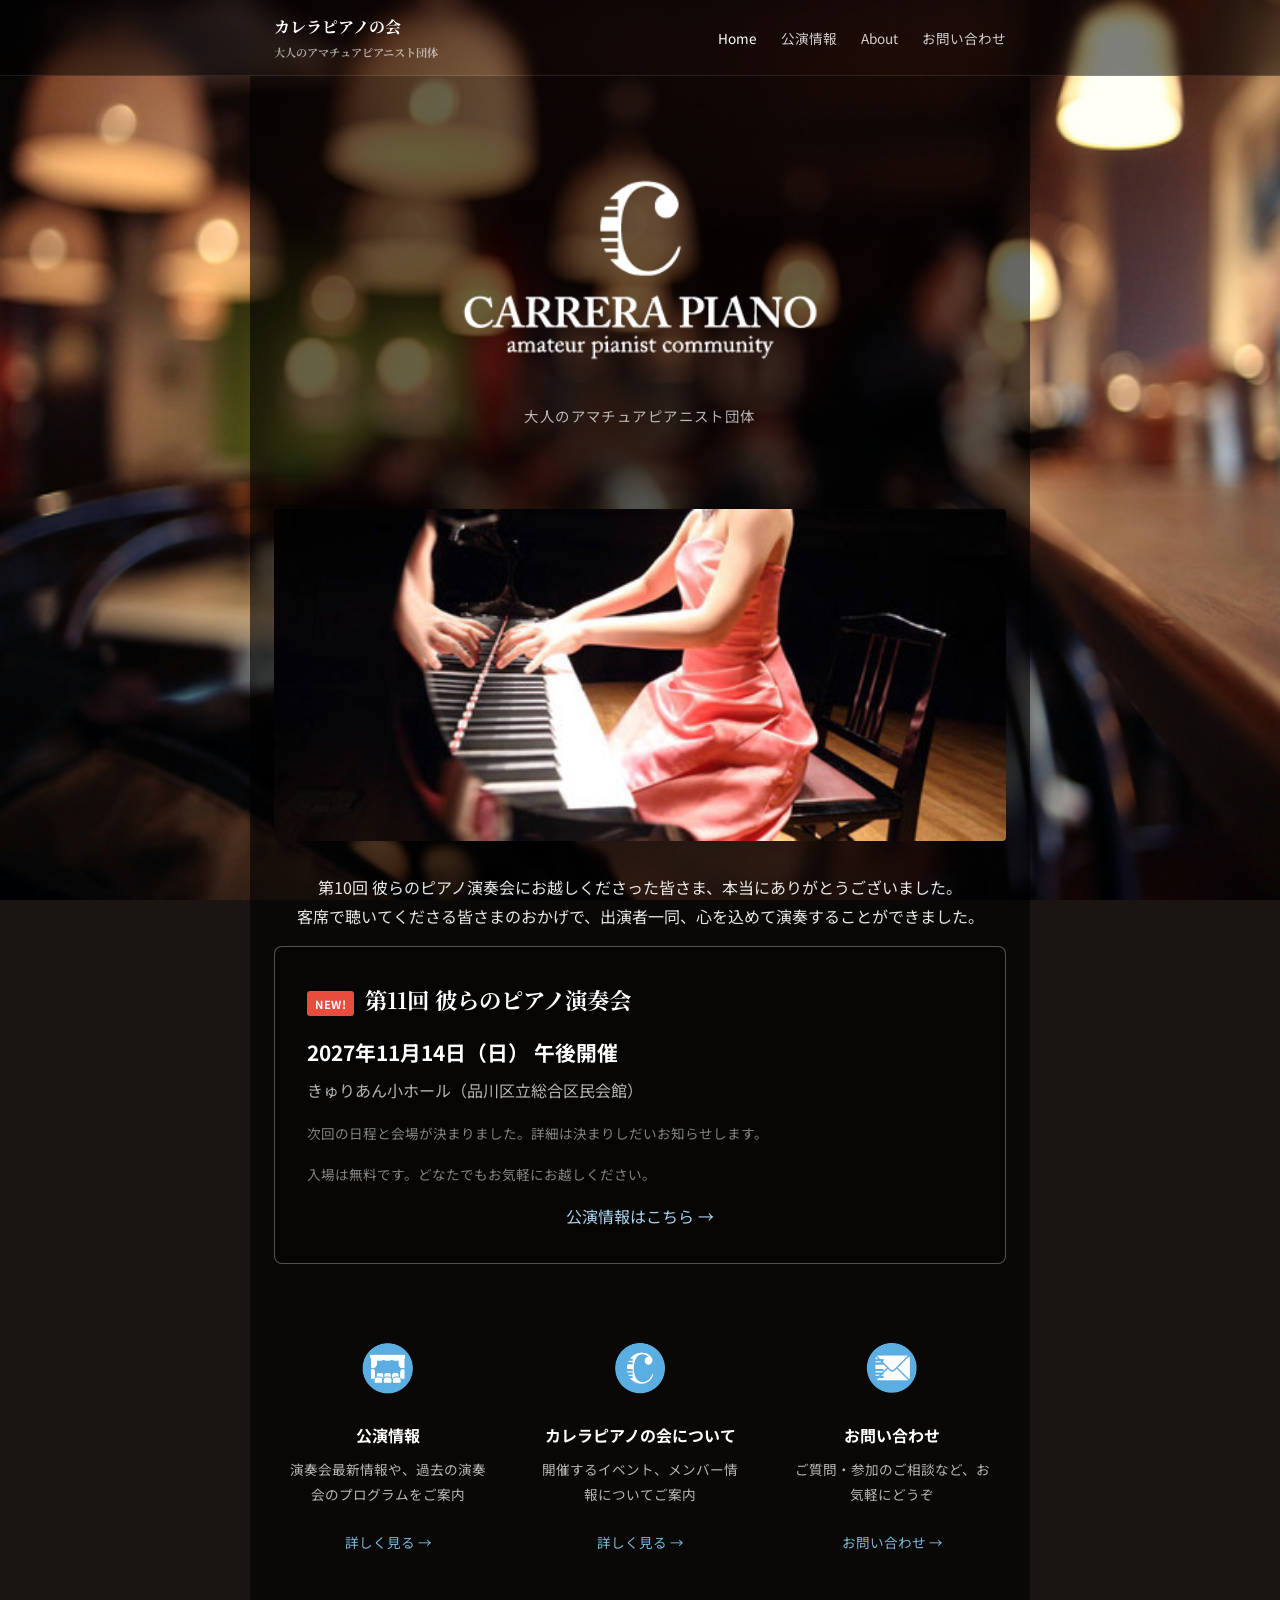
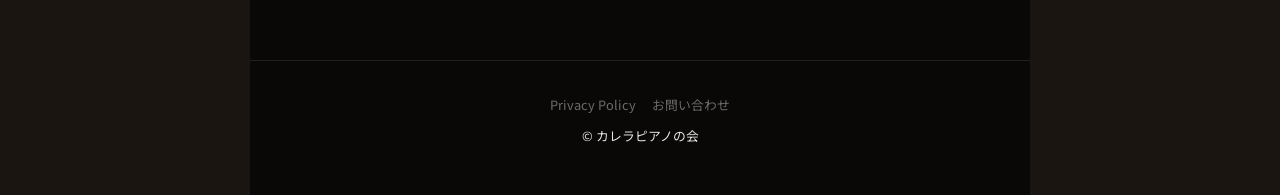
<file: index.html>
<!DOCTYPE html>
<html lang="ja">
<head>
  <meta charset="UTF-8">
  <meta name="viewport" content="width=device-width, initial-scale=1.0">
  <title>カレラピアノの会 - 大人のアマチュアピアニスト団体</title>
  <meta name="description" content="カレラピアノの会は、ピアノを趣味とする社会人が集まるアマチュアピアニスト団体です。年1回の発表会やピアノ交流会を開催しています。">
  <link rel="preconnect" href="https://fonts.googleapis.com">
  <link href="https://fonts.googleapis.com/css2?family=Noto+Sans+JP:wght@400;700&family=Noto+Serif+JP:wght@700&display=swap" rel="stylesheet">
  <link rel="stylesheet" href="css/style.css">
</head>
<body>

<header>
  <div class="header-inner">
    <div class="site-title">
      <a href="index.html">カレラピアノの会</a>
      <span class="site-subtitle">大人のアマチュアピアニスト団体</span>
    </div>
    <nav>
      <ul>
        <li><a href="index.html" class="active">Home</a></li>
        <li><a href="concerts.html">公演情報</a></li>
        <li><a href="about.html">About</a></li>
        <li><a href="contact.html">お問い合わせ</a></li>
      </ul>
    </nav>
  </div>
</header>

<main>
  <div class="hero">
    <img src="img/logo.png" alt="カレラピアノの会" class="logo">
    <p class="subtitle">大人のアマチュアピアニスト団体</p>
  </div>

  <img src="img/bar.jpg" alt="" class="deco-bar">

  <section>
    <p style="text-align:center; margin-bottom:1rem;">第10回 彼らのピアノ演奏会にお越しくださった皆さま、本当にありがとうございました。<br>客席で聴いてくださる皆さまのおかげで、出演者一同、心を込めて演奏することができました。</p>
    <div class="event-box">
      <h2><span class="new-badge">NEW!</span> 第11回 彼らのピアノ演奏会</h2>
      <p class="date">2027年11月14日（日） 午後開催</p>
      <p class="venue">きゅりあん小ホール（品川区立総合区民会館）</p>
      <p class="note">次回の日程と会場が決まりました。詳細は決まりしだいお知らせします。</p>
      <p class="note">入場は無料です。どなたでもお気軽にお越しください。</p>
      <a href="concerts.html" class="card-link">公演情報はこちら →</a>
    </div>
  </section>

  <section>
    <div class="card-grid">
      <div class="card">
        <img src="img/concerts.png" alt="" class="icon">
        <h3>公演情報</h3>
        <p>演奏会最新情報や、過去の演奏会のプログラムをご案内</p>
        <a href="concerts.html" class="card-link">詳しく見る →</a>
      </div>
      <div class="card">
        <img src="img/about.png" alt="" class="icon">
        <h3>カレラピアノの会について</h3>
        <p>開催するイベント、メンバー情報についてご案内</p>
        <a href="about.html" class="card-link">詳しく見る →</a>
      </div>
      <div class="card">
        <img src="img/contact.png" alt="" class="icon">
        <h3>お問い合わせ</h3>
        <p>ご質問・参加のご相談など、お気軽にどうぞ</p>
        <a href="contact.html" class="card-link">お問い合わせ →</a>
      </div>
    </div>
  </section>
</main>

<footer>
  <nav>
    <ul>
      <li><a href="privacy.html">Privacy Policy</a></li>
      <li><a href="contact.html">お問い合わせ</a></li>
    </ul>
  </nav>
  <p>&copy; カレラピアノの会</p>
</footer>

</body>
</html>
</file>
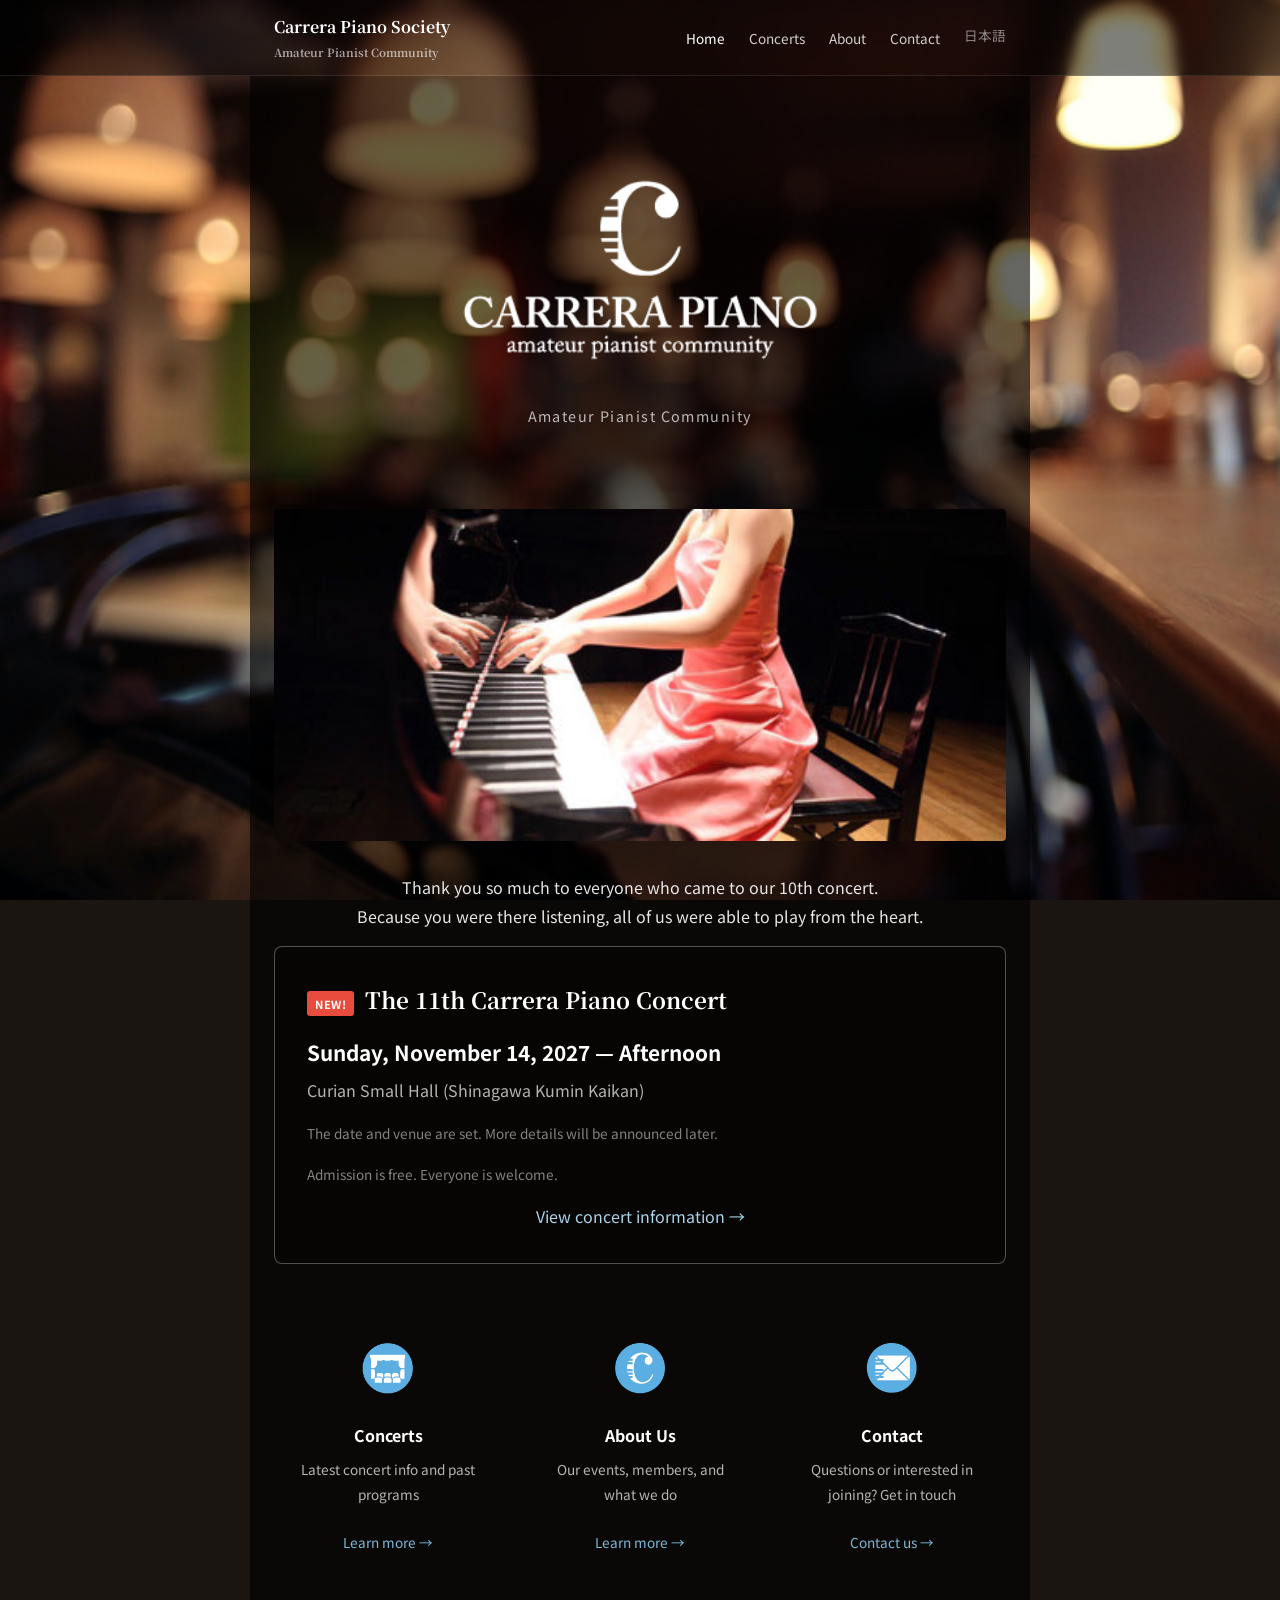
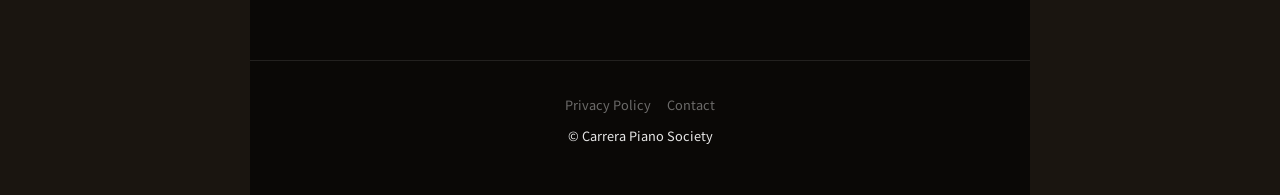
<file: en/index.html>
<!DOCTYPE html>
<html lang="en">
<head>
  <meta charset="UTF-8">
  <meta name="viewport" content="width=device-width, initial-scale=1.0">
  <title>Carrera Piano Society - Amateur Pianist Community</title>
  <meta name="description" content="Carrera Piano Society is a community of adult amateur pianists based in Tokyo. We hold an annual concert and social gatherings.">
  <link rel="preconnect" href="https://fonts.googleapis.com">
  <link href="https://fonts.googleapis.com/css2?family=Noto+Sans+JP:wght@400;700&family=Noto+Serif+JP:wght@700&display=swap" rel="stylesheet">
  <link rel="stylesheet" href="../css/style.css">
</head>
<body>

<header>
  <div class="header-inner">
    <div class="site-title">
      <a href="index.html">Carrera Piano Society</a>
      <span class="site-subtitle">Amateur Pianist Community</span>
    </div>
    <nav>
      <ul>
        <li><a href="index.html" class="active">Home</a></li>
        <li><a href="concerts.html">Concerts</a></li>
        <li><a href="about.html">About</a></li>
        <li><a href="contact.html">Contact</a></li>
        <li class="lang-switch"><a href="../index.html">日本語</a></li>
      </ul>
    </nav>
  </div>
</header>

<main>
  <div class="hero">
    <img src="../img/logo.png" alt="Carrera Piano Society" class="logo">
    <p class="subtitle">Amateur Pianist Community</p>
  </div>

  <img src="../img/bar.jpg" alt="" class="deco-bar">

  <section>
    <p style="text-align:center; margin-bottom:1rem;">Thank you so much to everyone who came to our 10th concert.<br>Because you were there listening, all of us were able to play from the heart.</p>
    <div class="event-box">
      <h2><span class="new-badge">NEW!</span> The 11th Carrera Piano Concert</h2>
      <p class="date">Sunday, November 14, 2027 — Afternoon</p>
      <p class="venue">Curian Small Hall (Shinagawa Kumin Kaikan)</p>
      <p class="note">The date and venue are set. More details will be announced later.</p>
      <p class="note">Admission is free. Everyone is welcome.</p>
      <a href="concerts.html" class="card-link">View concert information →</a>
    </div>
  </section>

  <section>
    <div class="card-grid">
      <div class="card">
        <img src="../img/concerts.png" alt="" class="icon">
        <h3>Concerts</h3>
        <p>Latest concert info and past programs</p>
        <a href="concerts.html" class="card-link">Learn more →</a>
      </div>
      <div class="card">
        <img src="../img/about.png" alt="" class="icon">
        <h3>About Us</h3>
        <p>Our events, members, and what we do</p>
        <a href="about.html" class="card-link">Learn more →</a>
      </div>
      <div class="card">
        <img src="../img/contact.png" alt="" class="icon">
        <h3>Contact</h3>
        <p>Questions or interested in joining? Get in touch</p>
        <a href="contact.html" class="card-link">Contact us →</a>
      </div>
    </div>
  </section>
</main>

<footer>
  <nav>
    <ul>
      <li><a href="../privacy.html">Privacy Policy</a></li>
      <li><a href="contact.html">Contact</a></li>
    </ul>
  </nav>
  <p>&copy; Carrera Piano Society</p>
</footer>

</body>
</html>
</file>
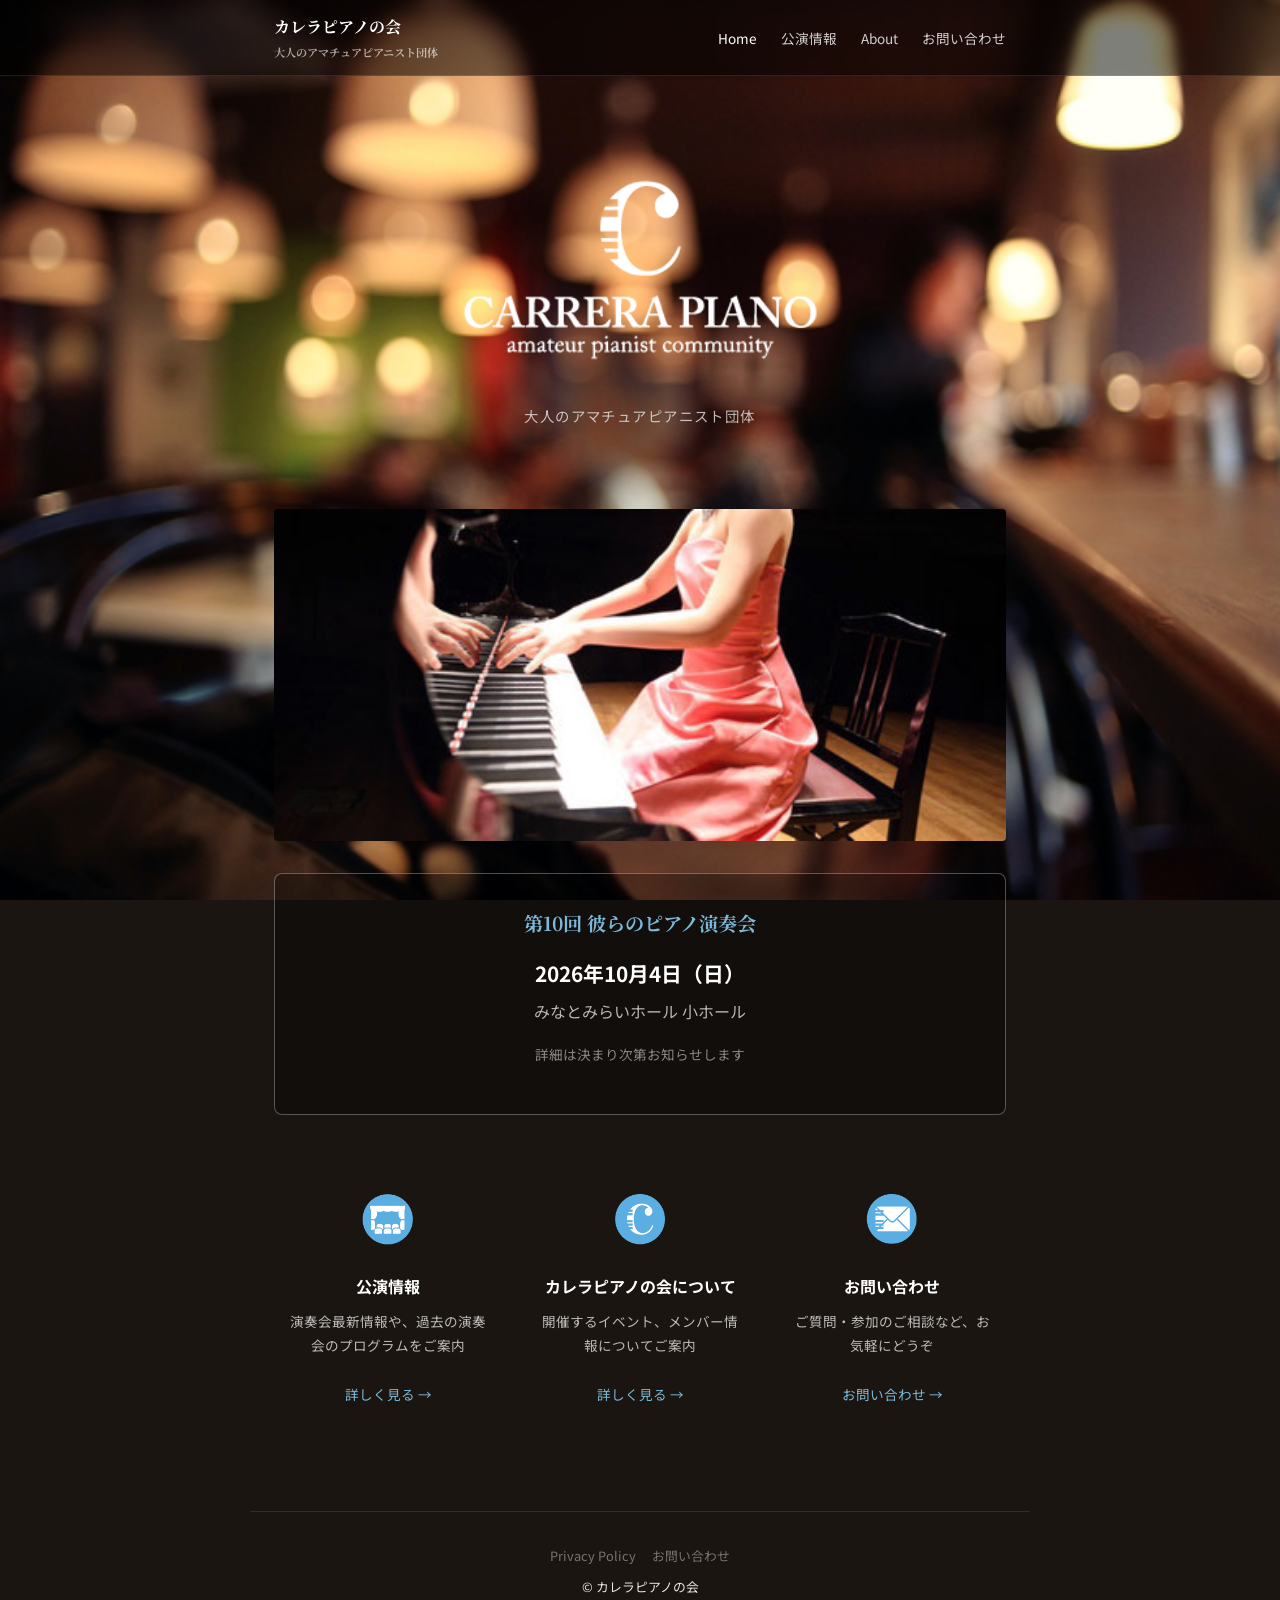
<file: website/index.html>
<!DOCTYPE html>
<html lang="ja">
<head>
  <meta charset="UTF-8">
  <meta name="viewport" content="width=device-width, initial-scale=1.0">
  <title>カレラピアノの会 - 大人のアマチュアピアニスト団体</title>
  <meta name="description" content="カレラピアノの会は、ピアノを趣味とする社会人が集まるアマチュアピアニスト団体です。年1回の発表会やピアノ交流会を開催しています。">
  <link rel="preconnect" href="https://fonts.googleapis.com">
  <link href="https://fonts.googleapis.com/css2?family=Noto+Sans+JP:wght@400;700&family=Noto+Serif+JP:wght@700&display=swap" rel="stylesheet">
  <link rel="stylesheet" href="css/style.css">
</head>
<body>

<header>
  <div class="header-inner">
    <div class="site-title">
      <a href="index.html">カレラピアノの会</a>
      <span class="site-subtitle">大人のアマチュアピアニスト団体</span>
    </div>
    <nav>
      <ul>
        <li><a href="index.html" class="active">Home</a></li>
        <li><a href="concerts.html">公演情報</a></li>
        <li><a href="about.html">About</a></li>
        <li><a href="contact.html">お問い合わせ</a></li>
      </ul>
    </nav>
  </div>
</header>

<main>
  <div class="hero">
    <img src="img/logo.png" alt="カレラピアノの会" class="logo">
    <p class="subtitle">大人のアマチュアピアニスト団体</p>
  </div>

  <img src="img/bar.jpg" alt="" class="deco-bar">

  <section>
    <div class="event-box">
      <h2>第10回 彼らのピアノ演奏会</h2>
      <p class="date">2026年10月4日（日）</p>
      <p class="venue">みなとみらいホール 小ホール</p>
      <p class="note">詳細は決まり次第お知らせします</p>
    </div>
  </section>

  <section>
    <div class="card-grid">
      <div class="card">
        <img src="img/concerts.png" alt="" class="icon">
        <h3>公演情報</h3>
        <p>演奏会最新情報や、過去の演奏会のプログラムをご案内</p>
        <a href="concerts.html" class="card-link">詳しく見る →</a>
      </div>
      <div class="card">
        <img src="img/about.png" alt="" class="icon">
        <h3>カレラピアノの会について</h3>
        <p>開催するイベント、メンバー情報についてご案内</p>
        <a href="about.html" class="card-link">詳しく見る →</a>
      </div>
      <div class="card">
        <img src="img/contact.png" alt="" class="icon">
        <h3>お問い合わせ</h3>
        <p>ご質問・参加のご相談など、お気軽にどうぞ</p>
        <a href="contact.html" class="card-link">お問い合わせ →</a>
      </div>
    </div>
  </section>
</main>

<footer>
  <nav>
    <ul>
      <li><a href="privacy.html">Privacy Policy</a></li>
      <li><a href="contact.html">お問い合わせ</a></li>
    </ul>
  </nav>
  <p>&copy; カレラピアノの会</p>
</footer>

</body>
</html>
</file>
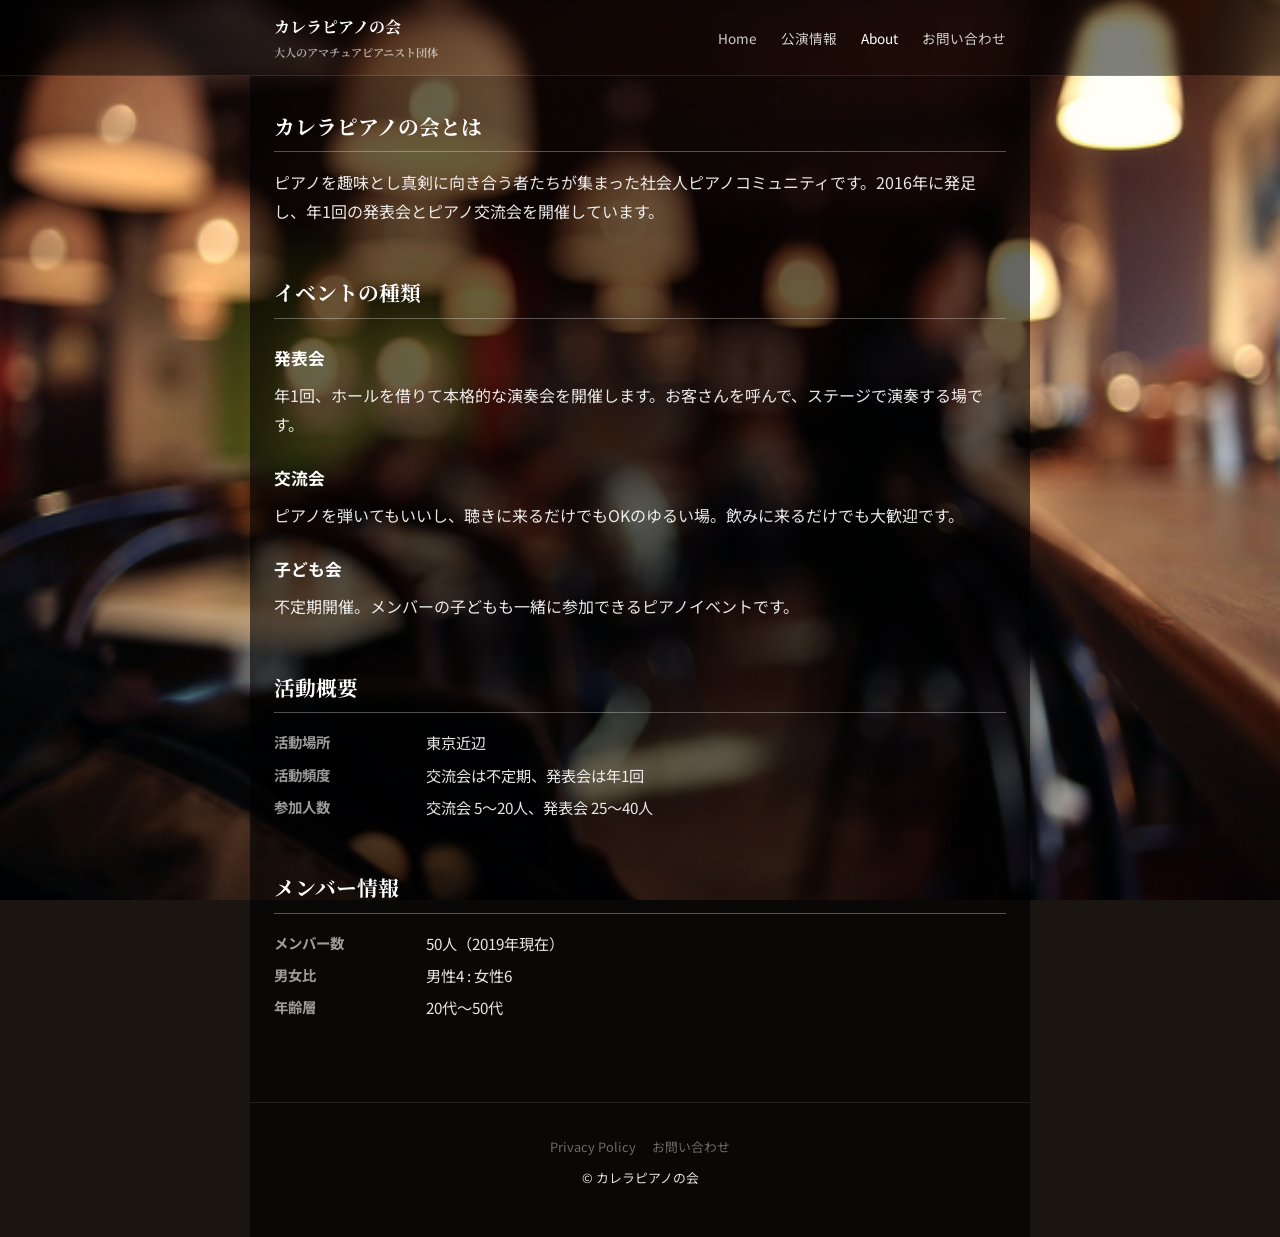
<file: about.html>
<!DOCTYPE html>
<html lang="ja">
<head>
  <meta charset="UTF-8">
  <meta name="viewport" content="width=device-width, initial-scale=1.0">
  <title>カレラピアノの会について - カレラピアノの会</title>
  <link rel="preconnect" href="https://fonts.googleapis.com">
  <link href="https://fonts.googleapis.com/css2?family=Noto+Sans+JP:wght@400;700&family=Noto+Serif+JP:wght@700&display=swap" rel="stylesheet">
  <link rel="stylesheet" href="css/style.css">
</head>
<body>

<header>
  <div class="header-inner">
    <div class="site-title">
      <a href="index.html">カレラピアノの会</a>
      <span class="site-subtitle">大人のアマチュアピアニスト団体</span>
    </div>
    <nav>
      <ul>
        <li><a href="index.html">Home</a></li>
        <li><a href="concerts.html">公演情報</a></li>
        <li><a href="about.html" class="active">About</a></li>
        <li><a href="contact.html">お問い合わせ</a></li>
      </ul>
    </nav>
  </div>
</header>

<main>
  <section>
    <h2>カレラピアノの会とは</h2>
    <p>ピアノを趣味とし真剣に向き合う者たちが集まった社会人ピアノコミュニティです。2016年に発足し、年1回の発表会とピアノ交流会を開催しています。</p>
  </section>

  <section>
    <h2>イベントの種類</h2>

    <h3>発表会</h3>
    <p>年1回、ホールを借りて本格的な演奏会を開催します。お客さんを呼んで、ステージで演奏する場です。</p>

    <h3>交流会</h3>
    <p>ピアノを弾いてもいいし、聴きに来るだけでもOKのゆるい場。飲みに来るだけでも大歓迎です。</p>

    <h3>子ども会</h3>
    <p>不定期開催。メンバーの子どもも一緒に参加できるピアノイベントです。</p>
  </section>

  <section>
    <h2>活動概要</h2>
    <dl class="info-grid">
      <dt>活動場所</dt>
      <dd>東京近辺</dd>
      <dt>活動頻度</dt>
      <dd>交流会は不定期、発表会は年1回</dd>
      <dt>参加人数</dt>
      <!-- TODO: 要更新 — 最新の数字に差し替え -->
      <dd>交流会 5〜20人、発表会 25〜40人</dd>
    </dl>
  </section>

  <section>
    <h2>メンバー情報</h2>
    <dl class="info-grid">
      <!-- TODO: 要更新 — 2019年のデータのまま -->
      <dt>メンバー数</dt>
      <dd>50人（2019年現在）</dd>
      <dt>男女比</dt>
      <dd>男性4 : 女性6</dd>
      <dt>年齢層</dt>
      <dd>20代〜50代</dd>
    </dl>
  </section>
</main>

<footer>
  <nav>
    <ul>
      <li><a href="privacy.html">Privacy Policy</a></li>
      <li><a href="contact.html">お問い合わせ</a></li>
    </ul>
  </nav>
  <p>&copy; カレラピアノの会</p>
</footer>

</body>
</html>
</file>
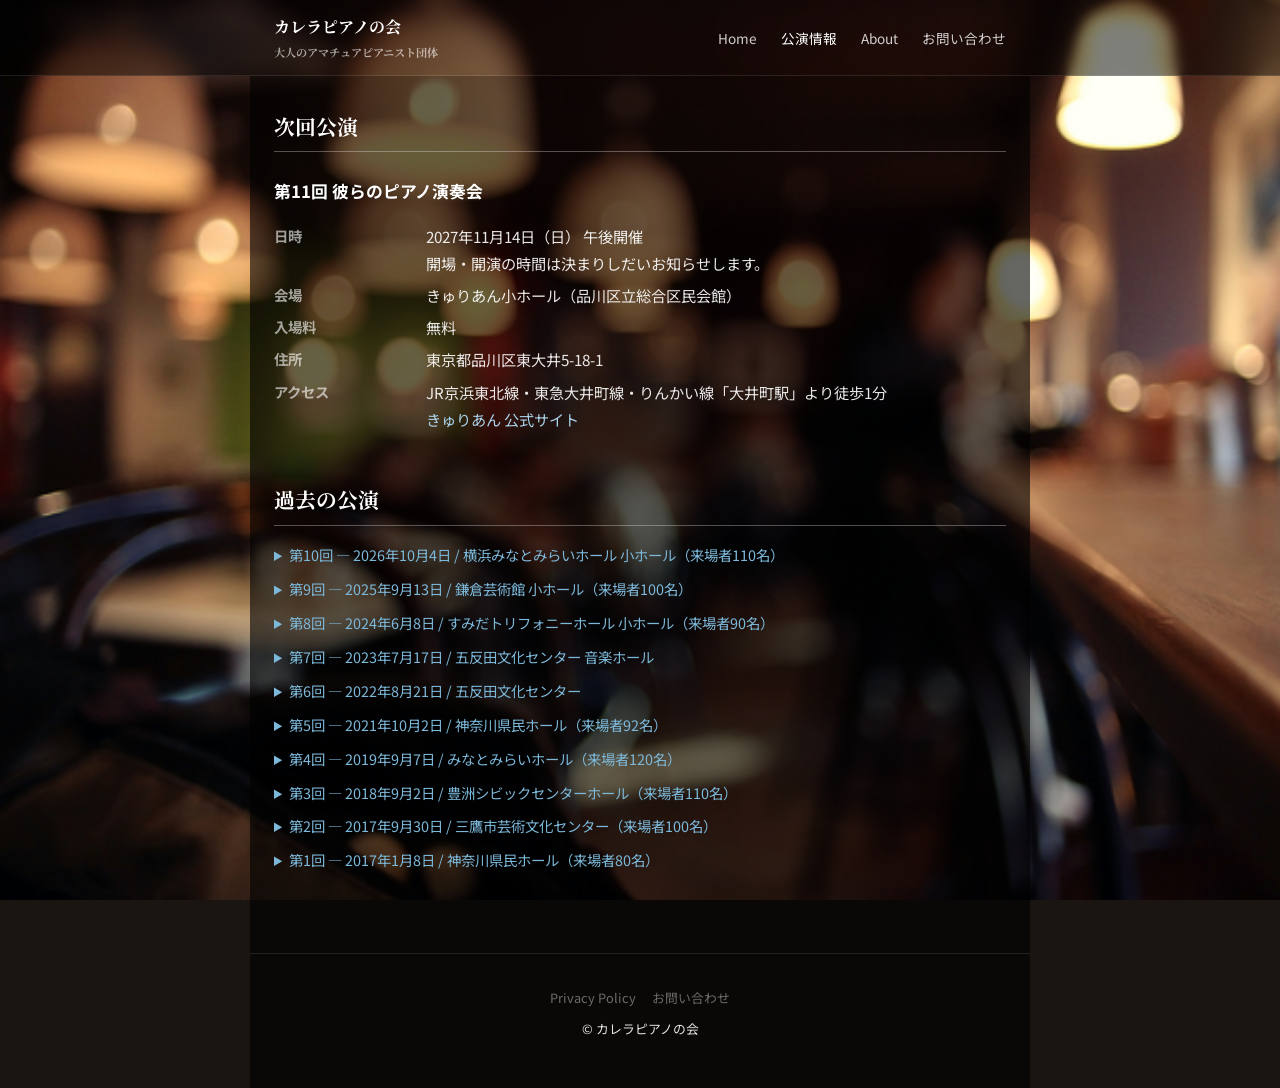
<file: concerts.html>
<!DOCTYPE html>
<html lang="ja">
<head>
  <meta charset="UTF-8">
  <meta name="viewport" content="width=device-width, initial-scale=1.0">
  <title>公演情報 - カレラピアノの会</title>
  <link rel="preconnect" href="https://fonts.googleapis.com">
  <link href="https://fonts.googleapis.com/css2?family=Noto+Sans+JP:wght@400;700&family=Noto+Serif+JP:wght@700&display=swap" rel="stylesheet">
  <link rel="stylesheet" href="css/style.css">
</head>
<body>

<header>
  <div class="header-inner">
    <div class="site-title">
      <a href="index.html">カレラピアノの会</a>
      <span class="site-subtitle">大人のアマチュアピアニスト団体</span>
    </div>
    <nav>
      <ul>
        <li><a href="index.html">Home</a></li>
        <li><a href="concerts.html" class="active">公演情報</a></li>
        <li><a href="about.html">About</a></li>
        <li><a href="contact.html">お問い合わせ</a></li>
      </ul>
    </nav>
  </div>
</header>

<main>
  <h2>次回公演</h2>

  <section>
    <h3>第11回 彼らのピアノ演奏会</h3>
    <dl class="info-grid">
      <dt>日時</dt>
      <dd>2027年11月14日（日） 午後開催<br>開場・開演の時間は決まりしだいお知らせします。</dd>
      <dt>会場</dt>
      <dd>きゅりあん小ホール（品川区立総合区民会館）</dd>
      <dt>入場料</dt>
      <dd>無料</dd>
      <dt>住所</dt>
      <dd>東京都品川区東大井5-18-1</dd>
      <dt>アクセス</dt>
      <dd>JR京浜東北線・東急大井町線・りんかい線「大井町駅」より徒歩1分<br><a href="https://www.shinagawa-culture.or.jp/curian/" target="_blank">きゅりあん 公式サイト</a></dd>
    </dl>
  </section>

  <section>
    <h2>過去の公演</h2>

    <details>
      <summary>第10回 — 2026年10月4日 / 横浜みなとみらいホール 小ホール（来場者110名）</summary>
      <h4>第1部</h4>
      <ol class="program-list">
        <li>ショパン：24のプレリュード Op.28 17番</li>
        <li>ラフマニノフ：プレリュード Op.23 第4番</li>
        <li>モーツァルト：ピアノソナタ第12番 K.332 第1楽章</li>
        <li>リスト：巡礼の年第3年 S.163 第4曲「エステ荘の噴水」</li>
        <li>ショパン：演奏会用アレグロ Op.46</li>
      </ol>

      <h4>第2部</h4>
      <ol class="program-list">
        <li>シューマン：子供の情景 Op.15 第7曲「トロイメライ」</li>
        <li>ショパン：24のプレリュード Op.28 第15番「雨だれ」</li>
        <li>ラフマニノフ＝リチャードソン：ヴォカリーズ Op.34-14</li>
        <li>モーツァルト：ピアノソナタ第13番 K.333 第1楽章</li>
        <li>シューベルト：ピアノソナタ第19番 D.958 第2楽章</li>
        <li>ショパン：幻想ポロネーズ Op.61</li>
      </ol>

      <h4>第3部</h4>
      <ol class="program-list">
        <li>ラフマニノフ：幻想的小品集 Op.3-2 前奏曲「鐘」</li>
        <li>ショパン：プレリュード 嬰ハ短調 Op.45</li>
        <li>ドビュッシー：プレリュード集第2集 第5曲「ヒースの茂る荒地」、ラフマニノフ：12の歌 Op.21 第5曲「リラの花」</li>
        <li>シューベルト：即興曲 Op.90-3、シューマン：子供の情景 第1曲「異国の国から」</li>
        <li>ショパン：バラード第4番 Op.52</li>
      </ol>

      <h4>第4部</h4>
      <ol class="program-list">
        <li>轟千尋：〈コンソナンス〉四手連弾のための Ⅰ.春めく風（連弾）</li>
        <li>ショパン：ノクターン第14番 Op.48-2</li>
        <li>ドビュッシー：12のエチュード 第3番「4度音程のために」、第6番「8本の指のために」</li>
        <li>ラヴェル：夜のガスパール 第1曲「オンディーヌ」</li>
        <li>カプースチン：ピアノソナタ第12番 Op.102 第1楽章</li>
      </ol>
    </details>

    <details>
      <summary>第9回 — 2025年9月13日 / 鎌倉芸術館 小ホール（来場者100名）</summary>
      <h4>第1部</h4>
      <ol class="program-list">
        <li>メンデルスゾーン：無言歌集 Op.67-2 / Op.85-4</li>
        <li>バーバー：ピクニック Op.20-III</li>
        <li>シューベルト：ピアノソナタ第21番 D.960 第2楽章</li>
        <li>シューベルト：即興曲 Op.90-3</li>
        <li>ジョプリン：Fig Leaf Rag / Ragtime Dance</li>
      </ol>
      <h4>第2部</h4>
      <ol class="program-list">
        <li>メンデルスゾーン：厳格なる変奏曲 Op.54</li>
        <li>ドビュッシー：ベルガマスク組曲より 月の光</li>
        <li>スクリャービン：ワルツ第1番 Op.38</li>
        <li>ショパン：バラード第3番 Op.47</li>
        <li>ラフマニノフ：ピアノソナタ第2番 Op.36 第3楽章（ホロヴィッツ版）</li>
      </ol>
      <h4>第3部</h4>
      <ol class="program-list">
        <li>フォーレ：舟歌 第2番 Op.41</li>
        <li>ベートーヴェン：ピアノソナタ第21番 Op.53《ワルトシュタイン》第1楽章</li>
        <li>ラモー：芸術と時間</li>
        <li>ベートーヴェン＝リスト：交響曲第7番 第3・4楽章</li>
      </ol>
      <h4>第4部</h4>
      <ol class="program-list">
        <li>ラヴェル：鏡より 蛾 / 道化師の朝の歌</li>
        <li>ラヴェル：夜のガスパールより オンディーヌ</li>
        <li>ショパン：バラード第4番 Op.52</li>
        <li>ベートーヴェン：ピアノソナタ第14番 Op.27-2《月光》全3楽章</li>
        <li>斎藤守也：IN THE RAIN</li>
      </ol>
    </details>

    <details>
      <summary>第8回 — 2024年6月8日 / すみだトリフォニーホール 小ホール（来場者90名）</summary>
      <h4>第1部</h4>
      <ol class="program-list">
        <li>ショパン：アンダンテ・スピアナートと華麗なる大ポロネーズ Op.22</li>
        <li>ショパン：エチュード第1番「エオリアンハープ」Op.25-1</li>
        <li>グラナドス：演奏会用アレグロ</li>
        <li>メシアン：「幼子イエスにそそぐ20のまなざし」より 第15曲 幼子イエスの口づけ</li>
        <li>ベートーヴェン＝リスト：交響曲第7番 Op.92 第2楽章</li>
        <li>ブラームス＝ゴドフスキー：子守歌 / ショパン：エチュード第11番 Op.10-11</li>
        <li>ジャズバラードメドレー</li>
        <li>シューベルト：即興曲集 D899より 第3番 Op.90-3</li>
        <li>ショパン：24のプレリュード第17番 Op.28-17</li>
      </ol>
      <h4>第2部</h4>
      <ol class="program-list">
        <li>ショパン：ノクターン第3番 Op.9-3</li>
        <li>ドビュッシー：ノクターン</li>
        <li>ショパン：ピアノソナタ第3番 Op.58 第3楽章 / 第4楽章</li>
        <li>スクリャービン：ピアノソナタ第2番「幻想ソナタ」Op.19 第1楽章</li>
      </ol>
      <h4>第3部</h4>
      <ol class="program-list">
        <li>プロコフィエフ：ピアノソナタ第4番「古い手帳から」Op.29 第3楽章</li>
        <li>ラフマニノフ：プレリュード Op.23-4 / プレリュード Op.23-2</li>
        <li>ショパン：マズルカ第45番 Op.67-4 / ワルツ第7番 Op.64-2</li>
        <li>ブラームス：「6つの小品」より 第2番「インテルメッツォ」Op.118-2</li>
        <li>ブラームス：「6つの小品」より 第3番「バラード」Op.118-3 / 第6番「インテルメッツォ」Op.118-6</li>
        <li>ドビュッシー：喜びの島</li>
        <li>ドビュッシー：ロマンティックなワルツ</li>
      </ol>
      <h4>第4部</h4>
      <ol class="program-list">
        <li>ローゼンブラット：日本の歌によるファンタジー（2台8手）</li>
      </ol>
    </details>

    <details>
      <summary>第7回 — 2023年7月17日 / 五反田文化センター 音楽ホール</summary>
      <h4>第1部</h4>
      <ol class="program-list">
        <li>ラフマニノフ：組曲第2番 Op.17より「ワルツ」</li>
      </ol>
      <h4>第2部</h4>
      <ol class="program-list">
        <li>斎藤守也：COLZA</li>
        <li>ガーシュウィン：Embraceable You</li>
        <li>ショパン：スケルツォ第2番 Op.31</li>
        <li>シューベルト：3つのピアノ曲 D946 第2番</li>
        <li>スクリャービン：ピアノソナタ第5番 Op.53</li>
        <li>リスト：巡礼の年 第2年「イタリア」S.161より「婚礼」「物思いに沈む人」「サルヴァトール・ローザのカンツォネッタ」</li>
      </ol>
      <h4>第3部</h4>
      <ol class="program-list">
        <li>スクリャービン：幻想曲 Op.28</li>
        <li>ラフマニノフ：プレリュード Op.23-4</li>
        <li>リスト：3つの演奏会用練習曲 S.144より 第3番「ため息」</li>
        <li>シューベルト：ピアノソナタ第20番 D959 第4楽章</li>
        <li>チック・コリア：ラ・フィエスタ</li>
        <li>メンデルスゾーン：ロンドカプリチオーソ</li>
        <li>ショパン：ノクターン第13番 Op.48-1</li>
      </ol>
      <h4>第4部</h4>
      <ol class="program-list">
        <li>ショパン：ピアノソナタ第3番 Op.58 第1楽章</li>
        <li>シューマン：8つのノヴェレッテより 第1番 Op.21</li>
        <li>ショパン：舟歌 Op.60</li>
        <li>ベートーヴェン：ピアノソナタ第8番「悲愴」Op.13 第3楽章</li>
        <li>ジェームズ・ホーナー：My Heart Will Go On</li>
        <li>ベートーヴェン：ピアノソナタ第21番「ワルトシュタイン」Op.53 第1楽章</li>
        <li>モーツァルト：ピアノソナタ KV.310 第2楽章 / 第3楽章</li>
      </ol>
      <h4>第5部</h4>
      <ol class="program-list">
        <li>ショパン：スケルツォ第2番 Op.31</li>
        <li>ショパン：バラード第4番 Op.52</li>
        <li>轟千尋：《おぼろ月夜》の主題による幻想曲</li>
        <li>モーツァルト：ピアノソナタ KV.311</li>
        <li>グラナドス：演奏会用アレグロ</li>
      </ol>
    </details>

    <details>
      <summary>第6回 — 2022年8月21日 / 五反田文化センター</summary>
      <ol class="program-list">
        <li>ジャズスタンダード：I'll Close My Eyes</li>
        <li>リスト：愛の夢 第3番 S.541 / スクリャービン：エチュード「悲愴」Op.8-12</li>
        <li>ショパン：アンダンテ・スピアナートと華麗なる大ポロネーズ Op.22</li>
        <li>ドビュッシー：映像 第1集より「水の反映」/ 映像 第2集より「金色の魚」</li>
        <li>メトネル：おとぎ話ソナタ Op.25-1</li>
        <li>マルグリット・モノー：愛の讃歌</li>
        <li>ラフマニノフ：前奏曲 Op.23-4</li>
        <li>ドビュッシー：前奏曲 第2集より「花火」</li>
        <li>ショパン：ノクターン第4番 Op.15-1</li>
        <li>ショパン：ノクターン第8番 Op.27-2</li>
        <li>ショパン：ノクターン第13番 Op.48-1</li>
        <li>ショパン：バラード第1番 Op.23</li>
        <li>モーツァルト：ピアノソナタ KV.333 第1・2楽章 / ブラームス：インテルメッソ Op.116-2</li>
        <li>モーツァルト：ピアノソナタ KV.310</li>
        <li>ラフマニノフ：ピアノソナタ第2番 Op.36 第2楽章（ホロヴィッツ版）</li>
        <li>ドビュッシー：ベルガマスク組曲より「月の光」</li>
        <li>メンデルスゾーン：無言歌集 第4巻より「プレストアジタート」Op.53-3 / 第6巻より「瞑想」Op.67-1</li>
        <li>メトネル：4つのおとぎ話より 第1番 Op.26-1 / 忘れられた調べ 第2集より「春」Op.39-3</li>
        <li>カプースチン：8つの演奏会用エチュードより「パストラール」Op.40-6 / 24の前奏曲より 第23番 Op.53-23</li>
        <li>ボルトキエヴッチ：10の前奏曲より 第8番 Op.33-8</li>
        <li>シベリウス：10の小品より「ロマンス」Op.24-9</li>
        <li>ショパン：12の練習曲より 第12番「革命」Op.10-12</li>
      </ol>
    </details>

    <details>
      <summary>第5回 — 2021年10月2日 / 神奈川県民ホール（来場者92名）</summary>
      <h4>2台ピアノの世界</h4>
      <ol class="program-list">
        <li>プロコフィエフ：ピアノ協奏曲第3番 第1楽章</li>
        <li>ベートーヴェン：ピアノ協奏曲第1番 第1楽章</li>
      </ol>
      <h4>古典派の世界</h4>
      <ol class="program-list">
        <li>ハイドン：ピアノソナタ Hob.XVI:32</li>
        <li>バッハ：イタリア協奏曲 BWV971 第1楽章 / 第3楽章</li>
        <li>ベートーヴェン：ピアノソナタ第23番「熱情」</li>
        <li>ベートーヴェン：ピアノソナタ第13番「幻想曲風」第3・4楽章</li>
      </ol>
      <h4>前期ロマン派の世界</h4>
      <ol class="program-list">
        <li>シューベルト：即興曲 Op.90-2</li>
        <li>メンデルスゾーン：無言歌集 第5巻より「出発」/ 第7巻より「旅人の歌」</li>
        <li>ショパン：華麗なる大ポロネーズ Op.22</li>
        <li>ショパン：24のプレリュード Op.28より 第23番 / 第24番</li>
        <li>ショパン：ノクターン第3番</li>
        <li>ショパン：バラード第1番</li>
        <li>ショパン：バラード第4番</li>
      </ol>
      <h4>後期ロマン派の世界</h4>
      <ol class="program-list">
        <li>リスト：巡礼の年 第2年「イタリア」S.161より「ペトラルカのソネット第104番」</li>
        <li>ベートーヴェン＝リスト：交響曲第7番 第1楽章</li>
        <li>リスト：愛の夢 第3番</li>
        <li>リスト：3つの演奏会用練習曲 S.144より「ため息」</li>
        <li>スクリャービン：ピアノソナタ第4番</li>
        <li>グラズノフ：グラン・アダージョ Op.57</li>
        <li>ボルトキエヴィッチ：プレリュード Op.33-8</li>
      </ol>
      <h4>印象派の世界と近現代の様々な音楽たち</h4>
      <ol class="program-list">
        <li>Kenny Barron：Song for Abdullah</li>
        <li>斎藤守也：花灯り</li>
        <li>ドビュッシー：ロマンティックなワルツ</li>
        <li>ラヴェル：組曲「クープランの墓」より 第1曲「プレリュード」/ 第5曲「メヌエット」</li>
        <li>徳山美奈子：ムジカ・ナラ Op.25</li>
      </ol>
    </details>

    <details>
      <summary>第4回 — 2019年9月7日 / みなとみらいホール（来場者120名）</summary>
      <h4>第1部</h4>
      <ol class="program-list">
        <li>モーツァルト：2台のピアノのためのソナタ K.448</li>
        <li>プーランク：シテール島への船出</li>
      </ol>
      <h4>第2部</h4>
      <ol class="program-list">
        <li>レ・フレール：Spharen</li>
        <li>ドビュッシー：前奏曲集第2巻より 第5曲 ヒースの茂る荒れ地 / 植松伸夫：浄罪の路</li>
        <li>ショパン：ノクターン第2番 Op.9-2</li>
        <li>モーツァルト：きらきら星変奏曲 K.265 / ショパン：エチュード Op.10-1</li>
        <li>サティ：三つのグノシエンヌ第1番 / 三つのジムノペディ第1番</li>
        <li>アレンスキー：ノクターン Op.36-3 / シベリウス：ロマンス Op.24-9</li>
        <li>ベートーヴェン：ピアノソナタ第23番「熱情」第3楽章 Op.57</li>
        <li>ハイドン：ピアノソナタ Hob.51 第1楽章</li>
        <li>バッハ：ピアノ協奏曲第3番 BWV1054</li>
        <li>ショパン：ノクターン第16番 Op.55-2</li>
        <li>カプースチン：変奏曲 Op.41</li>
        <li>リスト：3つの演奏会用練習曲より「ため息」S.144-3</li>
      </ol>
      <h4>第3部</h4>
      <ol class="program-list">
        <li>シベリウス：悲しいワルツ Op.44-1</li>
        <li>ベートーヴェン：ピアノソナタ第8番「悲愴」第3楽章 Op.13</li>
        <li>ジャズスタンダード：You Stepped Out of a Dream</li>
        <li>モーツァルト：ピアノソナタ第8番 第1楽章 K.310</li>
        <li>シューマン：飛翔 Op.12-2</li>
        <li>ドビュッシー：前奏曲集第1巻より 第6曲 雪の上の足跡 / 第8曲 亜麻色の髪の乙女</li>
        <li>ラヴェル：夜のガスパールより「スカルボ」</li>
        <li>ショパン：エチュード「黒鍵」Op.10-5 / 英雄ポロネーズ Op.53</li>
      </ol>
      <h4>第4部</h4>
      <ol class="program-list">
        <li>ショパン：幻想即興曲 Op.66</li>
        <li>シューベルト：即興曲 Op.142-3</li>
        <li>リスト：超絶技巧練習曲第11番「夕べの調べ」S.139</li>
        <li>プーランク：メランコリー FP.105</li>
        <li>ショパン：バラード第4番 Op.52</li>
        <li>カプースチン：ピアノソナタ第1番 第4楽章 Op.39</li>
      </ol>
    </details>

    <details>
      <summary>第3回 — 2018年9月2日 / 豊洲シビックセンターホール（来場者110名）</summary>
      <h4>第1部</h4>
      <ol class="program-list">
        <li>ショパン：ワルツ第2番「華麗なる円舞曲」Op.34-1</li>
        <li>メンデルスゾーン：無言歌集より「子守歌」「熱狂」</li>
        <li>ショパン：バラード第3番 Op.47</li>
        <li>ドビュッシー：グラドゥス・アド・パルナスム博士 / モリコーネ：海の上のピアニストより「愛を奏でて」</li>
        <li>ショパン：即興曲第2番 Op.36</li>
        <li>リスト：3つの演奏会用練習曲より「溜息」S.144</li>
        <li>リスト：伝説より 第2曲「波の上を渡るパオラの聖フランチェスコ」S.175</li>
      </ol>
      <h4>第2部</h4>
      <ol class="program-list">
        <li>ドビュッシー：前奏曲 第1集より 第10番「沈める寺」</li>
        <li>アントニオ・カルロス・ジョビン：Triste</li>
        <li>シューベルト：ピアノソナタ第13番 第2楽章 D664</li>
        <li>シューマン：クライスレリアーナ 第5番 / 第3番 Op.6</li>
        <li>ショパン：マズルカ第41番 Op.63-3 / ドヴォルザーク：8つのワルツより 第4番 Op.54-4</li>
        <li>コール・ポーター：Love for Sale</li>
        <li>リスト：ハンガリー狂詩曲第2番 S.244</li>
        <li>ドビュッシー：レントより遅く</li>
        <li>バッハ＝ブゾーニ：無伴奏ヴァイオリンのためのパルティータ第2番「シャコンヌ」（抜粋）BWV1004</li>
      </ol>
      <h4>第3部</h4>
      <ol class="program-list">
        <li>モーツァルト＝アンダーソン＆ロエ：コジ・ファン・トゥッテより「Grand Scherzo 4」</li>
        <li>モーツァルト：ピアノソナタ第13番 第3楽章 K.333</li>
        <li>スクリャービン：ワルツ Op.38</li>
        <li>ベートーヴェン：ピアノソナタ第30番 第1・2楽章 Op.109</li>
        <li>レ・フレール：ハッピーソング</li>
        <li>シベリウス：ピヒラヤの花咲く時 Op.75-1 / ショパン：前奏曲第17番 Op.28</li>
        <li>ショパン：バラード第3番 Op.47</li>
        <li>ベートーヴェン：ピアノソナタ第23番「熱情」第2・3楽章 Op.57</li>
      </ol>
      <h4>第4部</h4>
      <ol class="program-list">
        <li>湯山昭：お菓子の行進曲</li>
        <li>ドビュッシー：前奏曲 第1集より 第5番「アナカプリの丘」/ 第12番「ミンストレル」</li>
        <li>レスピーギ：甘美なワルツ Op.44-1 / グラズノフ：ワルツ Op.42-3</li>
        <li>ミャスコフスキー：ピアノソナタ第1番 第2楽章 Op.6</li>
        <li>リスト：愛の夢 第3番 S.541</li>
        <li>ラフマニノフ：前奏曲 Op.32-5 / 前奏曲 Op.23-7</li>
        <li>ショパン：バラード第1番 Op.23</li>
      </ol>
    </details>

    <details>
      <summary>第2回 — 2017年9月30日 / 三鷹市芸術文化センター（来場者100名）</summary>
      <ol class="program-list">
        <li>岩代太郎：LINK TO FATE</li>
        <li>ベートーヴェン：ソナタ第8番「悲愴」第1楽章</li>
        <li>三善晃：海の日記帳より「海のゆりかご」「手折られた潮騒」「磯波のキャプリス」「波のアラベスク」</li>
        <li>ジョセフ・コズマ：枯葉</li>
        <li>リスト：3つの演奏会用練習曲より「ため息」</li>
        <li>ベートーヴェン：ソナタ第17番「テンペスト」第1楽章 / ソナタ第27番 第1楽章</li>
        <li>シュトラウス2世：美しき青きドナウ</li>
        <li>モーツァルト：幻想曲 K.397</li>
        <li>チャイコフスキー：くるみ割り人形より「花のワルツ」</li>
        <li>カール・スースドルフ：ヴァーモントの月</li>
        <li>ブラームス：インテルメッツォ Op.117-1</li>
        <li>ラヴェル：水の戯れ</li>
        <li>メンデルスゾーン：ロンド・カプリチオーソ</li>
        <li>カプースチン：ソナタ第1番「ソナタファンタジー」第4楽章</li>
        <li>ショパン：エチュード Op.25-2</li>
        <li>ベートーヴェン：ソナタ第24番「テレーゼ」第1楽章</li>
        <li>ショパン：プレリュード Op.28より 第8番 / 第16番</li>
        <li>ドゥーセ＝アムラン：ショピナータ</li>
        <li>ラヴェル：組曲 鏡より「洋上の小舟」</li>
        <li>ドビュッシー：前奏曲集 第1巻より「亜麻色の髪の乙女」</li>
        <li>ブラームス：ハンガリー舞曲より 第1番</li>
        <li>モシュコフスキ：スペイン舞曲より 第3番</li>
        <li>ドビュッシー：小組曲より 第1番「小舟にて」</li>
        <li>ラヴェル：亡き王女のためのパヴァーヌ</li>
        <li>リスト：パガニーニ大練習曲集より「ラ・カンパネラ」</li>
        <li>ショパン：ワルツ第5番 Op.42</li>
        <li>ショパン：バラード第3番 Op.47</li>
        <li>シューマン＝リスト：献呈</li>
        <li>ショパン：ポロネーズ第6番「英雄」Op.53 / ワルツ第2番 Op.34-1</li>
        <li>シューベルト：ソナタ第13番 第1楽章</li>
        <li>モーツァルト：トルコ行進曲</li>
        <li>ショパン：スケルツォ第2番 Op.31</li>
        <li>ホレス・シルバー：Nica's Dream</li>
        <li>ショパン：ノクターン第17番 Op.62-1</li>
        <li>メリカント：牧歌</li>
        <li>ショパン：マズルカ第25番 Op.33-4</li>
        <li>シューマン：アレグロ Op.8</li>
        <li>ラフマニノフ：2台のピアノのための組曲第2番より 第4番「タランテラ」</li>
        <li>モーツァルト：2台のためのピアノソナタ K.448より 第1楽章</li>
      </ol>
    </details>

    <details>
      <summary>第1回 — 2017年1月8日 / 神奈川県民ホール（来場者80名）</summary>
      <ol class="program-list">
        <li>セヴラック：古いオルゴールの聴こえるとき / ロマンティックなワルツ</li>
        <li>ショパン：ワルツ第14番 遺作</li>
        <li>ショパン：エチュード Op.25-11「木枯らし」</li>
        <li>ラヴェル：水の戯れ</li>
        <li>ショパン：マズルカ第7番 Op.7-3 / マズルカ第31番 Op.50-2</li>
        <li>ショパン：ピアノ協奏曲第1番より 第2楽章「ロマンス」</li>
        <li>ラヴェル：ソナチネより 第2・3楽章</li>
        <li>ショパン：ノクターン第7番 Op.27-1</li>
        <li>ドビュッシー：グラドゥス・アド・パルナスム博士</li>
        <li>ショパン：ノクターン第20番 遺作</li>
        <li>ショパン：幻想即興曲</li>
        <li>フォーレ：8つの小品より 即興曲 Op.84-5</li>
        <li>ショパン：バラード第1番</li>
        <li>フランク・フォスター：シャイニー・ストッキングス</li>
        <li>スティービー・ワンダー：オーバージョイド</li>
        <li>Kiroro：未来へ</li>
        <li>チャイコフスキー：組曲 眠りの森の美女より「ワルツ」</li>
        <li>レ・フレール：完璧なお城変奏曲より「マスカラード」</li>
        <li>シューマン＝リスト：献呈</li>
        <li>バッハ：インヴェンション第4番</li>
        <li>シューベルト：楽興の時 第5番 Op.94-5</li>
        <li>バッハ：イタリア協奏曲より 第1楽章</li>
        <li>モシュコフスキー：愛のワルツ</li>
        <li>ブラームス：インテルメッツォ Op.117-2</li>
        <li>メンデルスゾーン：歌の翼に</li>
        <li>ベートーヴェン：ソナタ第24番「テレーゼ」</li>
        <li>ブラームス：インテルメッツォ Op.118-2</li>
        <li>ベートーヴェン：ソナタ第8番「悲愴」第2楽章</li>
        <li>クライスラー＝ラフマニノフ：愛の悲しみ</li>
        <li>ジョン・フィールド：正午のロンド</li>
        <li>ミャスコフスキー：ソナタ第1番より 第2楽章</li>
        <li>ラフマニノフ：絵画的練習曲「音の絵」より 第9番 Op.39-9</li>
      </ol>
    </details>
  </section>
</main>

<footer>
  <nav>
    <ul>
      <li><a href="privacy.html">Privacy Policy</a></li>
      <li><a href="contact.html">お問い合わせ</a></li>
    </ul>
  </nav>
  <p>&copy; カレラピアノの会</p>
</footer>

</body>
</html>
</file>
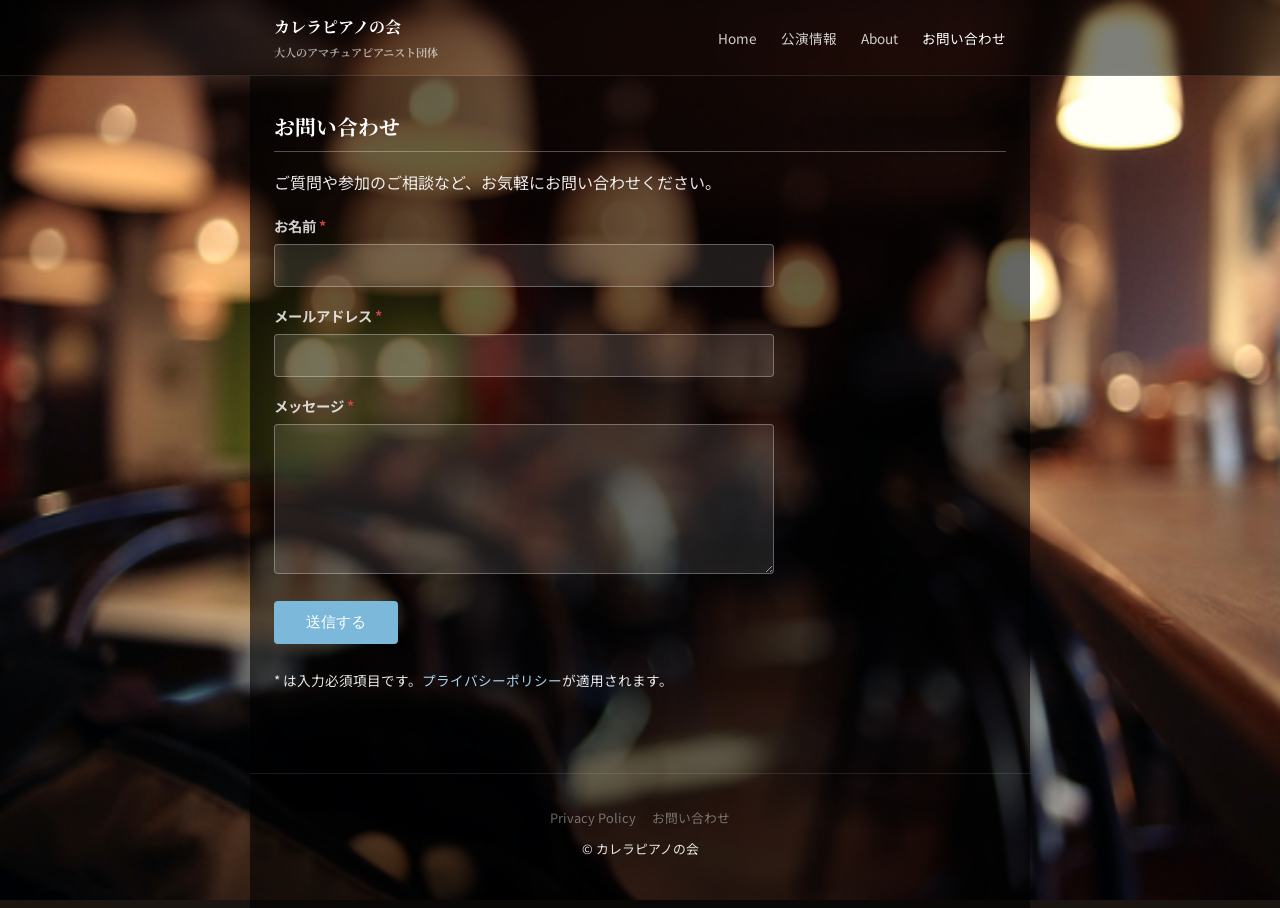
<file: contact.html>
<!DOCTYPE html>
<html lang="ja">
<head>
  <meta charset="UTF-8">
  <meta name="viewport" content="width=device-width, initial-scale=1.0">
  <title>お問い合わせ - カレラピアノの会</title>
  <link rel="preconnect" href="https://fonts.googleapis.com">
  <link href="https://fonts.googleapis.com/css2?family=Noto+Sans+JP:wght@400;700&family=Noto+Serif+JP:wght@700&display=swap" rel="stylesheet">
  <link rel="stylesheet" href="css/style.css">
</head>
<body>

<header>
  <div class="header-inner">
    <div class="site-title">
      <a href="index.html">カレラピアノの会</a>
      <span class="site-subtitle">大人のアマチュアピアニスト団体</span>
    </div>
    <nav>
      <ul>
        <li><a href="index.html">Home</a></li>
        <li><a href="concerts.html">公演情報</a></li>
        <li><a href="about.html">About</a></li>
        <li><a href="contact.html" class="active">お問い合わせ</a></li>
      </ul>
    </nav>
  </div>
</header>

<main>
  <section>
    <h2>お問い合わせ</h2>
    <p>ご質問や参加のご相談など、お気軽にお問い合わせください。</p>

    <form class="contact-form" action="https://formspree.io/f/xjgnwnnw" method="POST">
      <label for="name">お名前 <span style="color:#c44;">*</span></label>
      <input type="text" id="name" name="name" required>

      <label for="email">メールアドレス <span style="color:#c44;">*</span></label>
      <input type="email" id="email" name="email" required>

      <label for="message">メッセージ <span style="color:#c44;">*</span></label>
      <textarea id="message" name="message" required></textarea>

      <button type="submit">送信する</button>
    </form>

    <p style="margin-top:1.5rem; font-size:0.85rem;">
      * は入力必須項目です。<a href="privacy.html">プライバシーポリシー</a>が適用されます。
    </p>
  </section>
</main>

<footer>
  <nav>
    <ul>
      <li><a href="privacy.html">Privacy Policy</a></li>
      <li><a href="contact.html">お問い合わせ</a></li>
    </ul>
  </nav>
  <p>&copy; カレラピアノの会</p>
</footer>

</body>
</html>
</file>
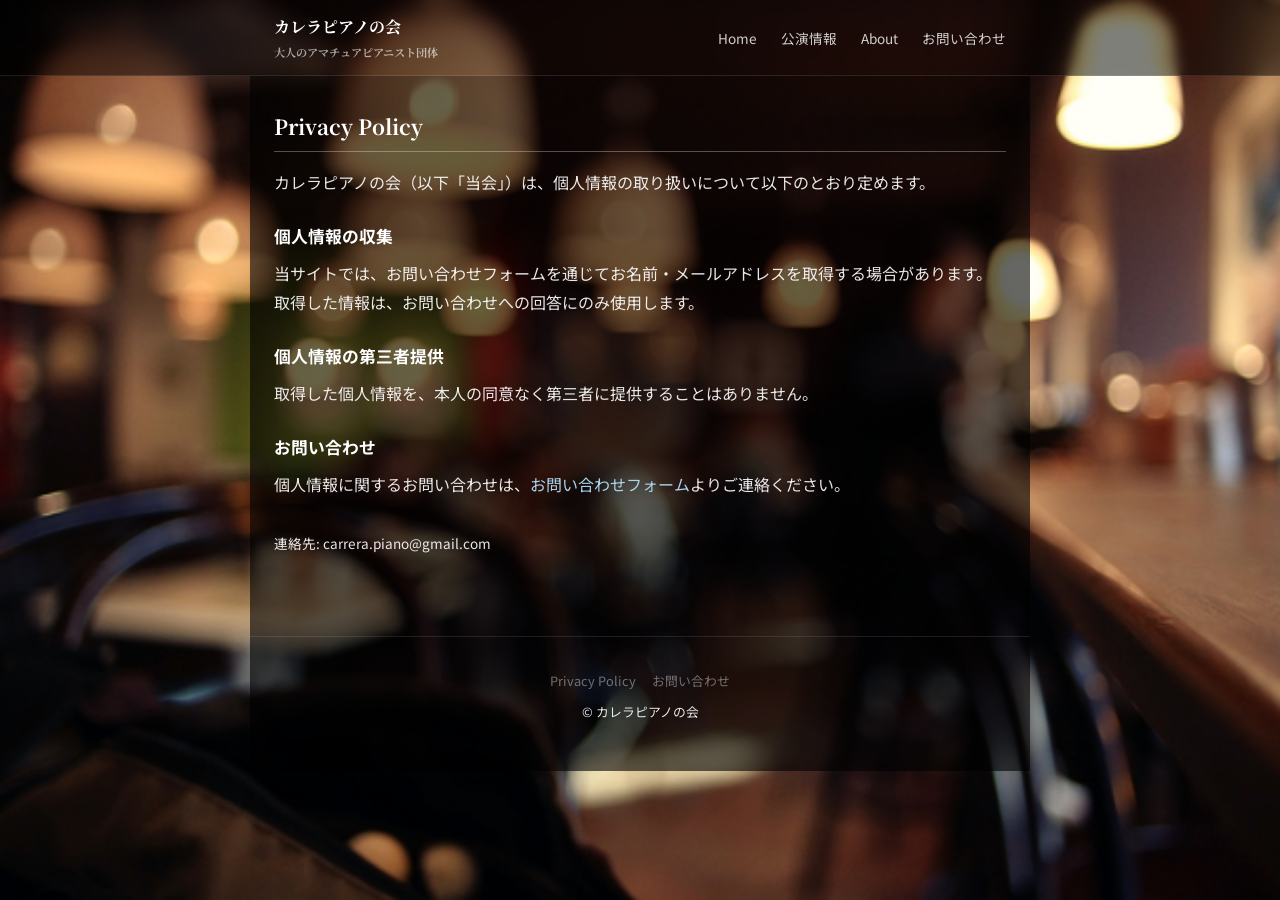
<file: privacy.html>
<!DOCTYPE html>
<html lang="ja">
<head>
  <meta charset="UTF-8">
  <meta name="viewport" content="width=device-width, initial-scale=1.0">
  <title>Privacy Policy - カレラピアノの会</title>
  <link rel="preconnect" href="https://fonts.googleapis.com">
  <link href="https://fonts.googleapis.com/css2?family=Noto+Sans+JP:wght@400;700&family=Noto+Serif+JP:wght@700&display=swap" rel="stylesheet">
  <link rel="stylesheet" href="css/style.css">
</head>
<body>

<header>
  <div class="header-inner">
    <div class="site-title">
      <a href="index.html">カレラピアノの会</a>
      <span class="site-subtitle">大人のアマチュアピアニスト団体</span>
    </div>
    <nav>
      <ul>
        <li><a href="index.html">Home</a></li>
        <li><a href="concerts.html">公演情報</a></li>
        <li><a href="about.html">About</a></li>
        <li><a href="contact.html">お問い合わせ</a></li>
      </ul>
    </nav>
  </div>
</header>

<main>
  <section>
    <h2>Privacy Policy</h2>

    <p>カレラピアノの会（以下「当会」）は、個人情報の取り扱いについて以下のとおり定めます。</p>

    <h3>個人情報の収集</h3>
    <p>当サイトでは、お問い合わせフォームを通じてお名前・メールアドレスを取得する場合があります。取得した情報は、お問い合わせへの回答にのみ使用します。</p>

    <h3>個人情報の第三者提供</h3>
    <p>取得した個人情報を、本人の同意なく第三者に提供することはありません。</p>

    <h3>お問い合わせ</h3>
    <p>個人情報に関するお問い合わせは、<a href="contact.html">お問い合わせフォーム</a>よりご連絡ください。</p>

    <p style="margin-top:2rem; font-size:0.85rem;">連絡先: carrera.piano@gmail.com</p>
  </section>
</main>

<footer>
  <nav>
    <ul>
      <li><a href="privacy.html">Privacy Policy</a></li>
      <li><a href="contact.html">お問い合わせ</a></li>
    </ul>
  </nav>
  <p>&copy; カレラピアノの会</p>
</footer>

</body>
</html>
</file>
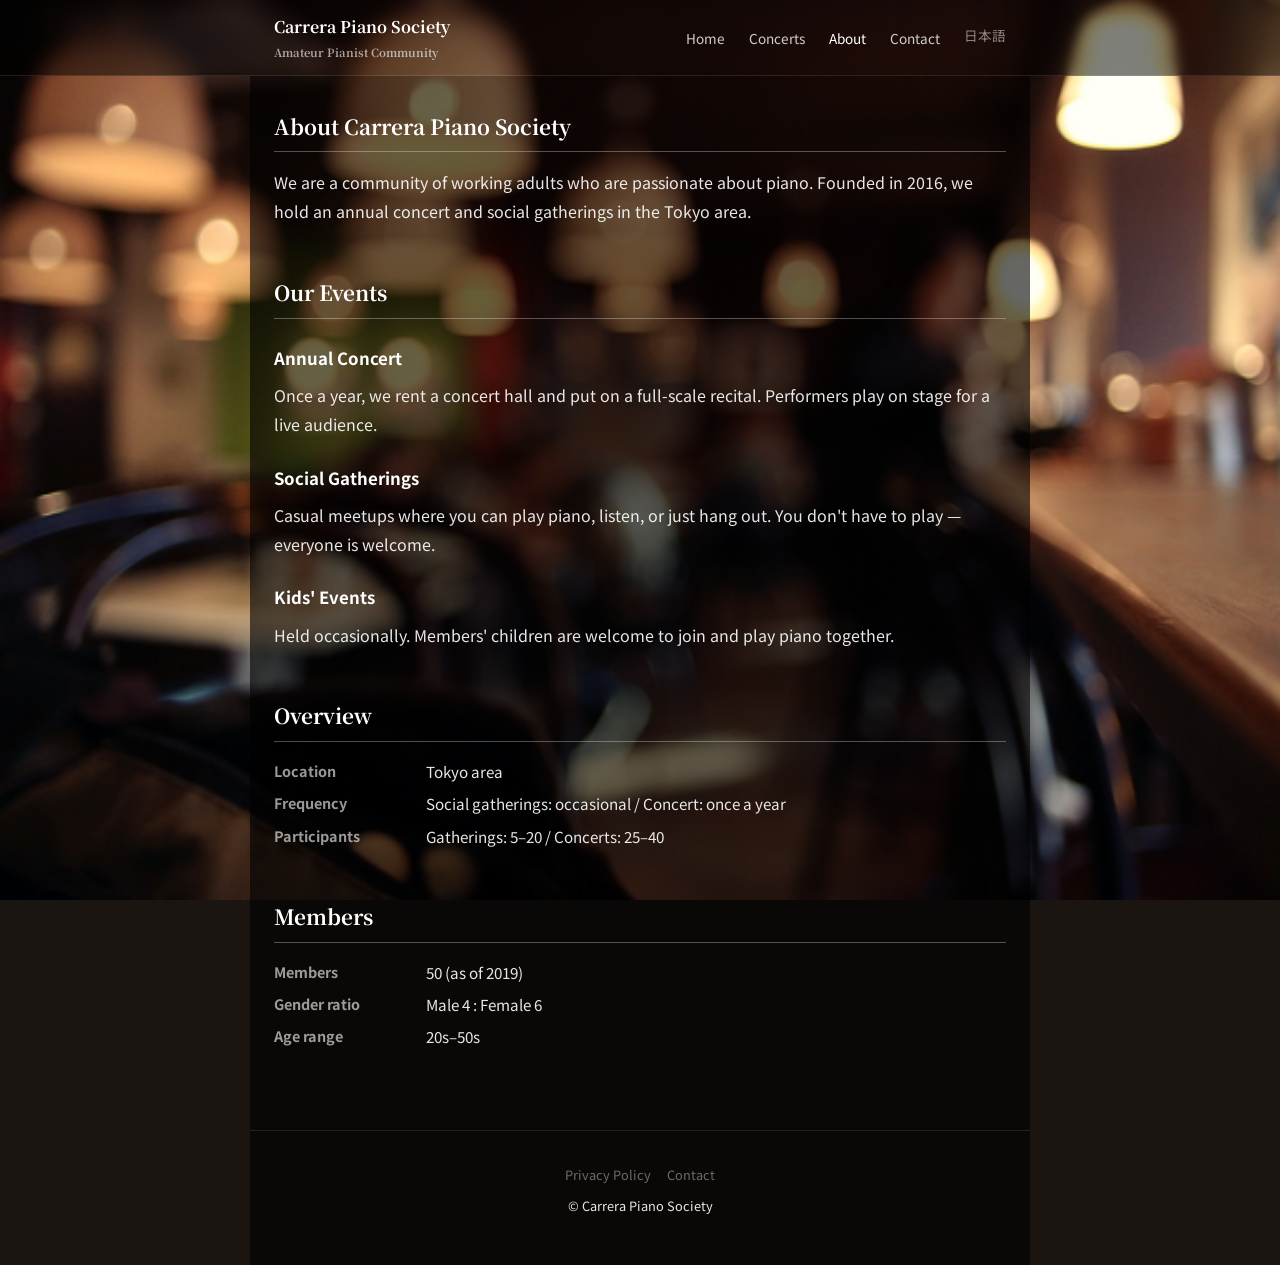
<file: en/about.html>
<!DOCTYPE html>
<html lang="en">
<head>
  <meta charset="UTF-8">
  <meta name="viewport" content="width=device-width, initial-scale=1.0">
  <title>About - Carrera Piano Society</title>
  <link rel="preconnect" href="https://fonts.googleapis.com">
  <link href="https://fonts.googleapis.com/css2?family=Noto+Sans+JP:wght@400;700&family=Noto+Serif+JP:wght@700&display=swap" rel="stylesheet">
  <link rel="stylesheet" href="../css/style.css">
</head>
<body>

<header>
  <div class="header-inner">
    <div class="site-title">
      <a href="index.html">Carrera Piano Society</a>
      <span class="site-subtitle">Amateur Pianist Community</span>
    </div>
    <nav>
      <ul>
        <li><a href="index.html">Home</a></li>
        <li><a href="concerts.html">Concerts</a></li>
        <li><a href="about.html" class="active">About</a></li>
        <li><a href="contact.html">Contact</a></li>
        <li class="lang-switch"><a href="../about.html">日本語</a></li>
      </ul>
    </nav>
  </div>
</header>

<main>
  <section>
    <h2>About Carrera Piano Society</h2>
    <p>We are a community of working adults who are passionate about piano. Founded in 2016, we hold an annual concert and social gatherings in the Tokyo area.</p>
  </section>

  <section>
    <h2>Our Events</h2>

    <h3>Annual Concert</h3>
    <p>Once a year, we rent a concert hall and put on a full-scale recital. Performers play on stage for a live audience.</p>

    <h3>Social Gatherings</h3>
    <p>Casual meetups where you can play piano, listen, or just hang out. You don't have to play — everyone is welcome.</p>

    <h3>Kids' Events</h3>
    <p>Held occasionally. Members' children are welcome to join and play piano together.</p>
  </section>

  <section>
    <h2>Overview</h2>
    <dl class="info-grid">
      <dt>Location</dt>
      <dd>Tokyo area</dd>
      <dt>Frequency</dt>
      <dd>Social gatherings: occasional / Concert: once a year</dd>
      <dt>Participants</dt>
      <dd>Gatherings: 5–20 / Concerts: 25–40</dd>
    </dl>
  </section>

  <section>
    <h2>Members</h2>
    <dl class="info-grid">
      <dt>Members</dt>
      <dd>50 (as of 2019)</dd>
      <dt>Gender ratio</dt>
      <dd>Male 4 : Female 6</dd>
      <dt>Age range</dt>
      <dd>20s–50s</dd>
    </dl>
  </section>
</main>

<footer>
  <nav>
    <ul>
      <li><a href="../privacy.html">Privacy Policy</a></li>
      <li><a href="contact.html">Contact</a></li>
    </ul>
  </nav>
  <p>&copy; Carrera Piano Society</p>
</footer>

</body>
</html>
</file>
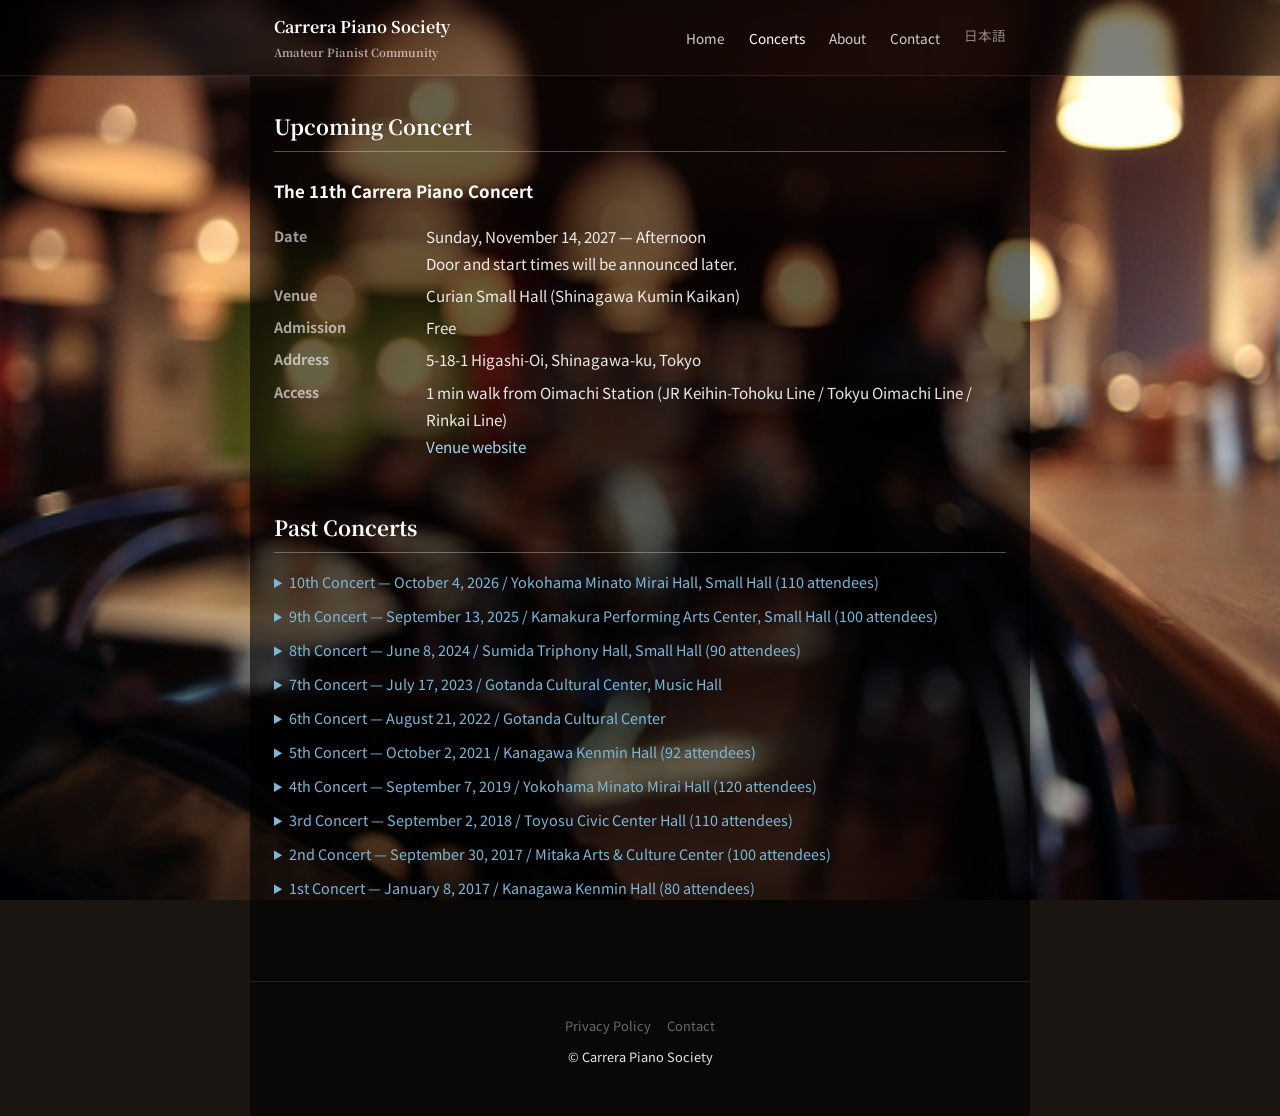
<file: en/concerts.html>
<!DOCTYPE html>
<html lang="en">
<head>
  <meta charset="UTF-8">
  <meta name="viewport" content="width=device-width, initial-scale=1.0">
  <title>Concerts - Carrera Piano Society</title>
  <link rel="preconnect" href="https://fonts.googleapis.com">
  <link href="https://fonts.googleapis.com/css2?family=Noto+Sans+JP:wght@400;700&family=Noto+Serif+JP:wght@700&display=swap" rel="stylesheet">
  <link rel="stylesheet" href="../css/style.css">
</head>
<body>

<header>
  <div class="header-inner">
    <div class="site-title">
      <a href="index.html">Carrera Piano Society</a>
      <span class="site-subtitle">Amateur Pianist Community</span>
    </div>
    <nav>
      <ul>
        <li><a href="index.html">Home</a></li>
        <li><a href="concerts.html" class="active">Concerts</a></li>
        <li><a href="about.html">About</a></li>
        <li><a href="contact.html">Contact</a></li>
        <li class="lang-switch"><a href="../concerts.html">日本語</a></li>
      </ul>
    </nav>
  </div>
</header>

<main>
  <h2>Upcoming Concert</h2>

  <section>
    <h3>The 11th Carrera Piano Concert</h3>
    <dl class="info-grid">
      <dt>Date</dt>
      <dd>Sunday, November 14, 2027 — Afternoon<br>Door and start times will be announced later.</dd>
      <dt>Venue</dt>
      <dd>Curian Small Hall (Shinagawa Kumin Kaikan)</dd>
      <dt>Admission</dt>
      <dd>Free</dd>
      <dt>Address</dt>
      <dd>5-18-1 Higashi-Oi, Shinagawa-ku, Tokyo</dd>
      <dt>Access</dt>
      <dd>1 min walk from Oimachi Station (JR Keihin-Tohoku Line / Tokyu Oimachi Line / Rinkai Line)<br><a href="https://www.shinagawa-culture.or.jp/curian/" target="_blank">Venue website</a></dd>
    </dl>
  </section>

  <section>
    <h2>Past Concerts</h2>

    <details>
      <summary>10th Concert — October 4, 2026 / Yokohama Minato Mirai Hall, Small Hall (110 attendees)</summary>
      <h4>Part 1</h4>
      <ol class="program-list">
        <li>Chopin: 24 Preludes, Op. 28, No. 17</li>
        <li>Rachmaninoff: Prelude, Op. 23, No. 4</li>
        <li>Mozart: Piano Sonata No. 12 in F major, K. 332, 1st movement</li>
        <li>Liszt: Années de pèlerinage, 3rd Year, S. 163, No. 4 "Les jeux d'eaux à la Villa d'Este"</li>
        <li>Chopin: Allegro de concert, Op. 46</li>
      </ol>

      <h4>Part 2</h4>
      <ol class="program-list">
        <li>Schumann: Kinderszenen, Op. 15, No. 7 "Träumerei"</li>
        <li>Chopin: 24 Preludes, Op. 28, No. 15 "Raindrop"</li>
        <li>Rachmaninoff–Richardson: Vocalise, Op. 34-14</li>
        <li>Mozart: Piano Sonata No. 13 in B-flat major, K. 333, 1st movement</li>
        <li>Schubert: Piano Sonata No. 19 in C minor, D. 958, 2nd movement</li>
        <li>Chopin: Polonaise-fantaisie, Op. 61</li>
      </ol>

      <h4>Part 3</h4>
      <ol class="program-list">
        <li>Rachmaninoff: Morceaux de fantaisie, Op. 3-2, Prelude "The Bells of Moscow"</li>
        <li>Chopin: Prelude in C-sharp minor, Op. 45</li>
        <li>Debussy: Préludes, Book 2, No. 5 "Bruyères" / Rachmaninoff: 12 Songs, Op. 21, No. 5 "Lilacs"</li>
        <li>Schubert: Impromptu, Op. 90-3 / Schumann: Kinderszenen, No. 1 "Von fremden Ländern und Menschen"</li>
        <li>Chopin: Ballade No. 4, Op. 52</li>
      </ol>

      <h4>Part 4</h4>
      <ol class="program-list">
        <li>Todoroki Chihiro: "Consonance" for Piano Four Hands, I. A Breeze of Spring (piano duet)</li>
        <li>Chopin: Nocturne No. 14, Op. 48-2</li>
        <li>Debussy: 12 Études, No. 3 "Pour les quartes" &amp; No. 6 "Pour les huit doigts"</li>
        <li>Ravel: Gaspard de la nuit, No. 1 "Ondine"</li>
        <li>Kapustin: Piano Sonata No. 12, Op. 102, 1st movement</li>
      </ol>
    </details>

    <details>
      <summary>9th Concert — September 13, 2025 / Kamakura Performing Arts Center, Small Hall (100 attendees)</summary>
      <h4>Part 1</h4>
      <ol class="program-list">
        <li>Mendelssohn: Songs Without Words, Op. 67-2 / Op. 85-4</li>
        <li>Barber: Picnic, Op. 20-III</li>
        <li>Schubert: Piano Sonata No. 21, D. 960, 2nd movement</li>
        <li>Schubert: Impromptu, Op. 90-3</li>
        <li>Joplin: Fig Leaf Rag / Ragtime Dance</li>
      </ol>
      <h4>Part 2</h4>
      <ol class="program-list">
        <li>Mendelssohn: Variations sérieuses, Op. 54</li>
        <li>Debussy: Suite bergamasque — Clair de lune</li>
        <li>Scriabin: Waltz No. 1, Op. 38</li>
        <li>Chopin: Ballade No. 3, Op. 47</li>
        <li>Rachmaninoff: Piano Sonata No. 2, Op. 36, 3rd movement (Horowitz edition)</li>
      </ol>
      <h4>Part 3</h4>
      <ol class="program-list">
        <li>Fauré: Barcarolle No. 2, Op. 41</li>
        <li>Beethoven: Piano Sonata No. 21, Op. 53 "Waldstein", 1st movement</li>
        <li>Rameau: L'Art et le Temps</li>
        <li>Beethoven–Liszt: Symphony No. 7, 3rd &amp; 4th movements</li>
      </ol>
      <h4>Part 4</h4>
      <ol class="program-list">
        <li>Ravel: Miroirs — Noctuelles / Alborada del gracioso</li>
        <li>Ravel: Gaspard de la nuit — Ondine</li>
        <li>Chopin: Ballade No. 4, Op. 52</li>
        <li>Beethoven: Piano Sonata No. 14, Op. 27-2 "Moonlight", complete</li>
        <li>Saito Moriya: IN THE RAIN</li>
      </ol>
    </details>

    <details>
      <summary>8th Concert — June 8, 2024 / Sumida Triphony Hall, Small Hall (90 attendees)</summary>
      <h4>Part 1</h4>
      <ol class="program-list">
        <li>Chopin: Andante spianato et Grande polonaise brillante, Op. 22</li>
        <li>Chopin: Étude No. 1 "Aeolian Harp", Op. 25-1</li>
        <li>Granados: Allegro de concierto</li>
        <li>Messiaen: Vingt regards sur l'enfant-Jésus — No. 15 "Le Baiser de l'Enfant-Jésus"</li>
        <li>Beethoven–Liszt: Symphony No. 7, Op. 92, 2nd movement</li>
        <li>Brahms–Godowsky: Lullaby / Chopin: Étude No. 11, Op. 10-11</li>
        <li>Jazz Ballad Medley</li>
        <li>Schubert: Impromptus, D. 899, No. 3, Op. 90-3</li>
        <li>Chopin: 24 Preludes, No. 17, Op. 28-17</li>
      </ol>
      <h4>Part 2</h4>
      <ol class="program-list">
        <li>Chopin: Nocturne No. 3, Op. 9-3</li>
        <li>Debussy: Nocturne</li>
        <li>Chopin: Piano Sonata No. 3, Op. 58, 3rd &amp; 4th movements</li>
        <li>Scriabin: Piano Sonata No. 2 "Sonata-Fantasy", Op. 19, 1st movement</li>
      </ol>
      <h4>Part 3</h4>
      <ol class="program-list">
        <li>Prokofiev: Piano Sonata No. 4 "From Old Notebooks", Op. 29, 3rd movement</li>
        <li>Rachmaninoff: Prelude, Op. 23-4 / Prelude, Op. 23-2</li>
        <li>Chopin: Mazurka No. 45, Op. 67-4 / Waltz No. 7, Op. 64-2</li>
        <li>Brahms: Six Pieces — No. 2 "Intermezzo", Op. 118-2</li>
        <li>Brahms: Six Pieces — No. 3 "Ballade", Op. 118-3 / No. 6 "Intermezzo", Op. 118-6</li>
        <li>Debussy: L'isle joyeuse</li>
        <li>Debussy: Valse romantique</li>
      </ol>
      <h4>Part 4</h4>
      <ol class="program-list">
        <li>Rosenblatt: Fantasy on Japanese Songs (2 pianos, 8 hands)</li>
      </ol>
    </details>

    <details>
      <summary>7th Concert — July 17, 2023 / Gotanda Cultural Center, Music Hall</summary>
      <h4>Part 1</h4>
      <ol class="program-list">
        <li>Rachmaninoff: Suite No. 2, Op. 17 — "Waltz"</li>
      </ol>
      <h4>Part 2</h4>
      <ol class="program-list">
        <li>Saito Moriya: COLZA</li>
        <li>Gershwin: Embraceable You</li>
        <li>Chopin: Scherzo No. 2, Op. 31</li>
        <li>Schubert: 3 Klavierstücke, D. 946, No. 2</li>
        <li>Scriabin: Piano Sonata No. 5, Op. 53</li>
        <li>Liszt: Années de pèlerinage, 2nd Year "Italy", S. 161 — "Sposalizio" / "Il penseroso" / "Canzonetta del Salvator Rosa"</li>
      </ol>
      <h4>Part 3</h4>
      <ol class="program-list">
        <li>Scriabin: Fantasy, Op. 28</li>
        <li>Rachmaninoff: Prelude, Op. 23-4</li>
        <li>Liszt: 3 Concert Études, S. 144, No. 3 "Un sospiro"</li>
        <li>Schubert: Piano Sonata No. 20, D. 959, 4th movement</li>
        <li>Chick Corea: La Fiesta</li>
        <li>Mendelssohn: Rondo capriccioso</li>
        <li>Chopin: Nocturne No. 13, Op. 48-1</li>
      </ol>
      <h4>Part 4</h4>
      <ol class="program-list">
        <li>Chopin: Piano Sonata No. 3, Op. 58, 1st movement</li>
        <li>Schumann: 8 Noveletten — No. 1, Op. 21</li>
        <li>Chopin: Barcarolle, Op. 60</li>
        <li>Beethoven: Piano Sonata No. 8 "Pathétique", Op. 13, 3rd movement</li>
        <li>James Horner: My Heart Will Go On</li>
        <li>Beethoven: Piano Sonata No. 21 "Waldstein", Op. 53, 1st movement</li>
        <li>Mozart: Piano Sonata, KV. 310, 2nd &amp; 3rd movements</li>
      </ol>
      <h4>Part 5</h4>
      <ol class="program-list">
        <li>Chopin: Scherzo No. 2, Op. 31</li>
        <li>Chopin: Ballade No. 4, Op. 52</li>
        <li>Todoroki Chihiro: Fantasy on "Oborozukiyo"</li>
        <li>Mozart: Piano Sonata, KV. 311</li>
        <li>Granados: Allegro de concierto</li>
      </ol>
    </details>

    <details>
      <summary>6th Concert — August 21, 2022 / Gotanda Cultural Center</summary>
      <ol class="program-list">
        <li>Jazz Standard: I'll Close My Eyes</li>
        <li>Liszt: Liebesträume No. 3, S. 541 / Scriabin: Étude "Pathétique", Op. 8-12</li>
        <li>Chopin: Andante spianato et Grande polonaise brillante, Op. 22</li>
        <li>Debussy: Images, Book 1 — "Reflets dans l'eau" / Images, Book 2 — "Poissons d'or"</li>
        <li>Medtner: Fairy Tale Sonata, Op. 25-1</li>
        <li>Marguerite Monnot: Hymne à l'amour</li>
        <li>Rachmaninoff: Prelude, Op. 23-4</li>
        <li>Debussy: Préludes, Book 2 — "Feux d'artifice"</li>
        <li>Chopin: Nocturne No. 4, Op. 15-1</li>
        <li>Chopin: Nocturne No. 8, Op. 27-2</li>
        <li>Chopin: Nocturne No. 13, Op. 48-1</li>
        <li>Chopin: Ballade No. 1, Op. 23</li>
        <li>Mozart: Piano Sonata, KV. 333, 1st &amp; 2nd movements / Brahms: Intermezzo, Op. 116-2</li>
        <li>Mozart: Piano Sonata, KV. 310</li>
        <li>Rachmaninoff: Piano Sonata No. 2, Op. 36, 2nd movement (Horowitz edition)</li>
        <li>Debussy: Suite bergamasque — "Clair de lune"</li>
        <li>Mendelssohn: Songs Without Words, Book 4 "Presto agitato", Op. 53-3 / Book 6 "Meditation", Op. 67-1</li>
        <li>Medtner: 4 Fairy Tales — No. 1, Op. 26-1 / Forgotten Melodies, 2nd Cycle — "Spring", Op. 39-3</li>
        <li>Kapustin: 8 Concert Études — "Pastorale", Op. 40-6 / 24 Preludes — No. 23, Op. 53-23</li>
        <li>Bortkiewicz: 10 Preludes — No. 8, Op. 33-8</li>
        <li>Sibelius: 10 Pieces — "Romance", Op. 24-9</li>
        <li>Chopin: 12 Études — No. 12 "Revolutionary", Op. 10-12</li>
      </ol>
    </details>

    <details>
      <summary>5th Concert — October 2, 2021 / Kanagawa Kenmin Hall (92 attendees)</summary>
      <h4>The World of Two Pianos</h4>
      <ol class="program-list">
        <li>Prokofiev: Piano Concerto No. 3, 1st movement</li>
        <li>Beethoven: Piano Concerto No. 1, 1st movement</li>
      </ol>
      <h4>The Classical World</h4>
      <ol class="program-list">
        <li>Haydn: Piano Sonata, Hob. XVI:32</li>
        <li>Bach: Italian Concerto, BWV 971, 1st &amp; 3rd movements</li>
        <li>Beethoven: Piano Sonata No. 23 "Appassionata"</li>
        <li>Beethoven: Piano Sonata No. 13 "Quasi una fantasia", 3rd &amp; 4th movements</li>
      </ol>
      <h4>The Early Romantic World</h4>
      <ol class="program-list">
        <li>Schubert: Impromptu, Op. 90-2</li>
        <li>Mendelssohn: Songs Without Words, Book 5 "Departure" / Book 7 "Traveller's Song"</li>
        <li>Chopin: Grande polonaise brillante, Op. 22</li>
        <li>Chopin: 24 Preludes, Op. 28 — No. 23 / No. 24</li>
        <li>Chopin: Nocturne No. 3</li>
        <li>Chopin: Ballade No. 1</li>
        <li>Chopin: Ballade No. 4</li>
      </ol>
      <h4>The Late Romantic World</h4>
      <ol class="program-list">
        <li>Liszt: Années de pèlerinage, 2nd Year "Italy", S. 161 — "Sonetto 104 del Petrarca"</li>
        <li>Beethoven–Liszt: Symphony No. 7, 1st movement</li>
        <li>Liszt: Liebesträume No. 3</li>
        <li>Liszt: 3 Concert Études, S. 144 — "Un sospiro"</li>
        <li>Scriabin: Piano Sonata No. 4</li>
        <li>Glazunov: Grand Adagio, Op. 57</li>
        <li>Bortkiewicz: Prelude, Op. 33-8</li>
      </ol>
      <h4>Impressionism and Modern Music</h4>
      <ol class="program-list">
        <li>Kenny Barron: Song for Abdullah</li>
        <li>Saito Moriya: Hana Akari</li>
        <li>Debussy: Valse romantique</li>
        <li>Ravel: Le Tombeau de Couperin — No. 1 "Prélude" / No. 5 "Menuet"</li>
        <li>Tokuyama Minako: Musica Nara, Op. 25</li>
      </ol>
    </details>

    <details>
      <summary>4th Concert — September 7, 2019 / Yokohama Minato Mirai Hall (120 attendees)</summary>
      <h4>Part 1</h4>
      <ol class="program-list">
        <li>Mozart: Sonata for Two Pianos, K. 448</li>
        <li>Poulenc: L'embarquement pour Cythère</li>
      </ol>
      <h4>Part 2</h4>
      <ol class="program-list">
        <li>Les Frères: Sphären</li>
        <li>Debussy: Préludes, Book 2, No. 5 "Bruyères" / Nobuo Uematsu: Path of Repentance</li>
        <li>Chopin: Nocturne No. 2, Op. 9-2</li>
        <li>Mozart: Variations on "Ah vous dirai-je, Maman", K. 265 / Chopin: Étude, Op. 10-1</li>
        <li>Satie: Trois Gnossiennes No. 1 / Trois Gymnopédies No. 1</li>
        <li>Arensky: Nocturne, Op. 36-3 / Sibelius: Romance, Op. 24-9</li>
        <li>Beethoven: Piano Sonata No. 23 "Appassionata", Op. 57, 3rd movement</li>
        <li>Haydn: Piano Sonata, Hob. 51, 1st movement</li>
        <li>Bach: Piano Concerto No. 3, BWV 1054</li>
        <li>Chopin: Nocturne No. 16, Op. 55-2</li>
        <li>Kapustin: Variations, Op. 41</li>
        <li>Liszt: 3 Concert Études — "Un sospiro", S. 144-3</li>
      </ol>
      <h4>Part 3</h4>
      <ol class="program-list">
        <li>Sibelius: Valse triste, Op. 44-1</li>
        <li>Beethoven: Piano Sonata No. 8 "Pathétique", Op. 13, 3rd movement</li>
        <li>Jazz Standard: You Stepped Out of a Dream</li>
        <li>Mozart: Piano Sonata No. 8, K. 310, 1st movement</li>
        <li>Schumann: Aufschwung, Op. 12-2</li>
        <li>Debussy: Préludes, Book 1 — No. 6 "Des pas sur la neige" / No. 8 "La fille aux cheveux de lin"</li>
        <li>Ravel: Gaspard de la nuit — "Scarbo"</li>
        <li>Chopin: Étude "Black Keys", Op. 10-5 / Heroic Polonaise, Op. 53</li>
      </ol>
      <h4>Part 4</h4>
      <ol class="program-list">
        <li>Chopin: Fantaisie-impromptu, Op. 66</li>
        <li>Schubert: Impromptu, Op. 142-3</li>
        <li>Liszt: Transcendental Étude No. 11 "Harmonies du soir", S. 139</li>
        <li>Poulenc: Mélancolie, FP. 105</li>
        <li>Chopin: Ballade No. 4, Op. 52</li>
        <li>Kapustin: Piano Sonata No. 1, Op. 39, 4th movement</li>
      </ol>
    </details>

    <details>
      <summary>3rd Concert — September 2, 2018 / Toyosu Civic Center Hall (110 attendees)</summary>
      <h4>Part 1</h4>
      <ol class="program-list">
        <li>Chopin: Waltz No. 2 "Grande valse brillante", Op. 34-1</li>
        <li>Mendelssohn: Songs Without Words — "Lullaby" / "Passion"</li>
        <li>Chopin: Ballade No. 3, Op. 47</li>
        <li>Debussy: Doctor Gradus ad Parnassum / Morricone: "Playing Love" from The Legend of 1900</li>
        <li>Chopin: Impromptu No. 2, Op. 36</li>
        <li>Liszt: 3 Concert Études — "Un sospiro", S. 144</li>
        <li>Liszt: Légendes, No. 2 "St. François de Paule marchant sur les flots", S. 175</li>
      </ol>
      <h4>Part 2</h4>
      <ol class="program-list">
        <li>Debussy: Préludes, Book 1, No. 10 "La cathédrale engloutie"</li>
        <li>Antonio Carlos Jobim: Triste</li>
        <li>Schubert: Piano Sonata No. 13, D. 664, 2nd movement</li>
        <li>Schumann: Kreisleriana — No. 5 / No. 3, Op. 6</li>
        <li>Chopin: Mazurka No. 41, Op. 63-3 / Dvořák: 8 Waltzes — No. 4, Op. 54-4</li>
        <li>Cole Porter: Love for Sale</li>
        <li>Liszt: Hungarian Rhapsody No. 2, S. 244</li>
        <li>Debussy: La plus que lente</li>
        <li>Bach–Busoni: Chaconne from Partita No. 2 for Solo Violin, BWV 1004 (excerpt)</li>
      </ol>
      <h4>Part 3</h4>
      <ol class="program-list">
        <li>Mozart–Anderson &amp; Roe: "Grand Scherzo 4" from Così fan tutte</li>
        <li>Mozart: Piano Sonata No. 13, K. 333, 3rd movement</li>
        <li>Scriabin: Waltz, Op. 38</li>
        <li>Beethoven: Piano Sonata No. 30, Op. 109, 1st &amp; 2nd movements</li>
        <li>Les Frères: Happy Song</li>
        <li>Sibelius: When the Rowan Blossoms, Op. 75-1 / Chopin: Prelude No. 17, Op. 28</li>
        <li>Chopin: Ballade No. 3, Op. 47</li>
        <li>Beethoven: Piano Sonata No. 23 "Appassionata", Op. 57, 2nd &amp; 3rd movements</li>
      </ol>
      <h4>Part 4</h4>
      <ol class="program-list">
        <li>Yuyama Akira: March of the Sweets</li>
        <li>Debussy: Préludes, Book 1 — No. 5 "Les collines d'Anacapri" / No. 12 "Minstrels"</li>
        <li>Respighi: Valse caressante, Op. 44-1 / Glazunov: Waltz, Op. 42-3</li>
        <li>Myaskovsky: Piano Sonata No. 1, Op. 6, 2nd movement</li>
        <li>Liszt: Liebesträume No. 3, S. 541</li>
        <li>Rachmaninoff: Prelude, Op. 32-5 / Prelude, Op. 23-7</li>
        <li>Chopin: Ballade No. 1, Op. 23</li>
      </ol>
    </details>

    <details>
      <summary>2nd Concert — September 30, 2017 / Mitaka Arts &amp; Culture Center (100 attendees)</summary>
      <ol class="program-list">
        <li>Iwashiro Taro: LINK TO FATE</li>
        <li>Beethoven: Sonata No. 8 "Pathétique", 1st movement</li>
        <li>Miyoshi Akira: Diary of the Sea — "Cradle of the Sea" / "Broken Waves" / "Caprice of Surf" / "Arabesque of Waves"</li>
        <li>Joseph Kosma: Autumn Leaves</li>
        <li>Liszt: 3 Concert Études — "Un sospiro"</li>
        <li>Beethoven: Sonata No. 17 "Tempest", 1st movement / Sonata No. 27, 1st movement</li>
        <li>J. Strauss II: The Blue Danube</li>
        <li>Mozart: Fantasia, K. 397</li>
        <li>Tchaikovsky: The Nutcracker — "Waltz of the Flowers"</li>
        <li>Carl Suesdorf: Moonlight in Vermont</li>
        <li>Brahms: Intermezzo, Op. 117-1</li>
        <li>Ravel: Jeux d'eau</li>
        <li>Mendelssohn: Rondo capriccioso</li>
        <li>Kapustin: Sonata No. 1 "Sonata-Fantasy", 4th movement</li>
        <li>Chopin: Étude, Op. 25-2</li>
        <li>Beethoven: Sonata No. 24 "À Thérèse", 1st movement</li>
        <li>Chopin: Preludes, Op. 28 — No. 8 / No. 16</li>
        <li>Dussé-Hamelin: Chopinata</li>
        <li>Ravel: Miroirs — "Une barque sur l'océan"</li>
        <li>Debussy: Préludes, Book 1 — "La fille aux cheveux de lin"</li>
        <li>Brahms: Hungarian Dance No. 1</li>
        <li>Moszkowski: Spanish Dance No. 3</li>
        <li>Debussy: Petite suite — No. 1 "En bateau"</li>
        <li>Ravel: Pavane pour une infante défunte</li>
        <li>Liszt: Grandes études de Paganini — "La campanella"</li>
        <li>Chopin: Waltz No. 5, Op. 42</li>
        <li>Chopin: Ballade No. 3, Op. 47</li>
        <li>Schumann–Liszt: Widmung</li>
        <li>Chopin: Polonaise No. 6 "Heroic", Op. 53 / Waltz No. 2, Op. 34-1</li>
        <li>Schubert: Sonata No. 13, 1st movement</li>
        <li>Mozart: Turkish March</li>
        <li>Chopin: Scherzo No. 2, Op. 31</li>
        <li>Horace Silver: Nica's Dream</li>
        <li>Chopin: Nocturne No. 17, Op. 62-1</li>
        <li>Merikanto: Idyll</li>
        <li>Chopin: Mazurka No. 25, Op. 33-4</li>
        <li>Schumann: Allegro, Op. 8</li>
        <li>Rachmaninoff: Suite No. 2 for Two Pianos — No. 4 "Tarantella"</li>
        <li>Mozart: Sonata for Two Pianos, K. 448, 1st movement</li>
      </ol>
    </details>

    <details>
      <summary>1st Concert — January 8, 2017 / Kanagawa Kenmin Hall (80 attendees)</summary>
      <ol class="program-list">
        <li>Séverac: En vacances — Où l'on entend une vieille boîte à musique / Valse romantique</li>
        <li>Chopin: Waltz No. 14, posthumous</li>
        <li>Chopin: Étude, Op. 25-11 "Winter Wind"</li>
        <li>Ravel: Jeux d'eau</li>
        <li>Chopin: Mazurka No. 7, Op. 7-3 / Mazurka No. 31, Op. 50-2</li>
        <li>Chopin: Piano Concerto No. 1, 2nd movement "Romance"</li>
        <li>Ravel: Sonatine, 2nd &amp; 3rd movements</li>
        <li>Chopin: Nocturne No. 7, Op. 27-1</li>
        <li>Debussy: Doctor Gradus ad Parnassum</li>
        <li>Chopin: Nocturne No. 20, posthumous</li>
        <li>Chopin: Fantaisie-impromptu</li>
        <li>Fauré: 8 Pièces brèves — Impromptu, Op. 84-5</li>
        <li>Chopin: Ballade No. 1</li>
        <li>Frank Foster: Shiny Stockings</li>
        <li>Stevie Wonder: Overjoyed</li>
        <li>Kiroro: Mirai e (To the Future)</li>
        <li>Tchaikovsky: Sleeping Beauty Suite — "Waltz"</li>
        <li>Les Frères: Variations on Perfect Castle — "Masquerade"</li>
        <li>Schumann–Liszt: Widmung</li>
        <li>Bach: Invention No. 4</li>
        <li>Schubert: Moment musical No. 5, Op. 94-5</li>
        <li>Bach: Italian Concerto, 1st movement</li>
        <li>Moszkowski: Valse de l'amour</li>
        <li>Brahms: Intermezzo, Op. 117-2</li>
        <li>Mendelssohn: On Wings of Song</li>
        <li>Beethoven: Sonata No. 24 "À Thérèse"</li>
        <li>Brahms: Intermezzo, Op. 118-2</li>
        <li>Beethoven: Sonata No. 8 "Pathétique", 2nd movement</li>
        <li>Kreisler–Rachmaninoff: Liebesleid</li>
        <li>John Field: Rondo at Noon</li>
        <li>Myaskovsky: Sonata No. 1, 2nd movement</li>
        <li>Rachmaninoff: Études-tableaux No. 9, Op. 39-9</li>
      </ol>
    </details>
  </section>
</main>

<footer>
  <nav>
    <ul>
      <li><a href="../privacy.html">Privacy Policy</a></li>
      <li><a href="contact.html">Contact</a></li>
    </ul>
  </nav>
  <p>&copy; Carrera Piano Society</p>
</footer>

</body>
</html>
</file>
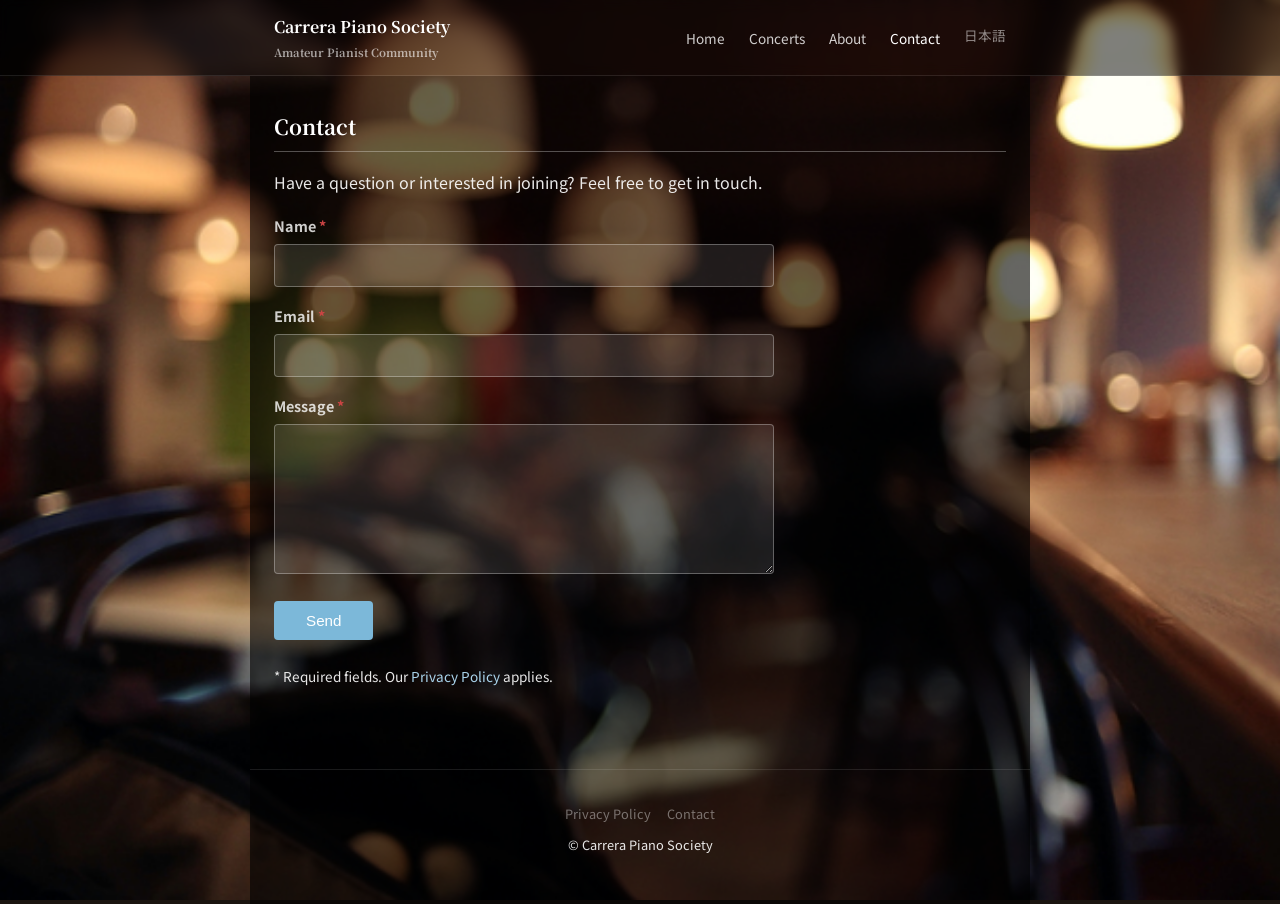
<file: en/contact.html>
<!DOCTYPE html>
<html lang="en">
<head>
  <meta charset="UTF-8">
  <meta name="viewport" content="width=device-width, initial-scale=1.0">
  <title>Contact - Carrera Piano Society</title>
  <link rel="preconnect" href="https://fonts.googleapis.com">
  <link href="https://fonts.googleapis.com/css2?family=Noto+Sans+JP:wght@400;700&family=Noto+Serif+JP:wght@700&display=swap" rel="stylesheet">
  <link rel="stylesheet" href="../css/style.css">
</head>
<body>

<header>
  <div class="header-inner">
    <div class="site-title">
      <a href="index.html">Carrera Piano Society</a>
      <span class="site-subtitle">Amateur Pianist Community</span>
    </div>
    <nav>
      <ul>
        <li><a href="index.html">Home</a></li>
        <li><a href="concerts.html">Concerts</a></li>
        <li><a href="about.html">About</a></li>
        <li><a href="contact.html" class="active">Contact</a></li>
        <li class="lang-switch"><a href="../contact.html">日本語</a></li>
      </ul>
    </nav>
  </div>
</header>

<main>
  <section>
    <h2>Contact</h2>
    <p>Have a question or interested in joining? Feel free to get in touch.</p>

    <form class="contact-form" action="https://formspree.io/f/YOUR_FORM_ID" method="POST">
      <label for="name">Name <span style="color:#c44;">*</span></label>
      <input type="text" id="name" name="name" required>

      <label for="email">Email <span style="color:#c44;">*</span></label>
      <input type="email" id="email" name="email" required>

      <label for="message">Message <span style="color:#c44;">*</span></label>
      <textarea id="message" name="message" required></textarea>

      <button type="submit">Send</button>
    </form>

    <p style="margin-top:1.5rem; font-size:0.85rem;">
      * Required fields. Our <a href="../privacy.html">Privacy Policy</a> applies.
    </p>
  </section>
</main>

<footer>
  <nav>
    <ul>
      <li><a href="../privacy.html">Privacy Policy</a></li>
      <li><a href="contact.html">Contact</a></li>
    </ul>
  </nav>
  <p>&copy; Carrera Piano Society</p>
</footer>

</body>
</html>
</file>
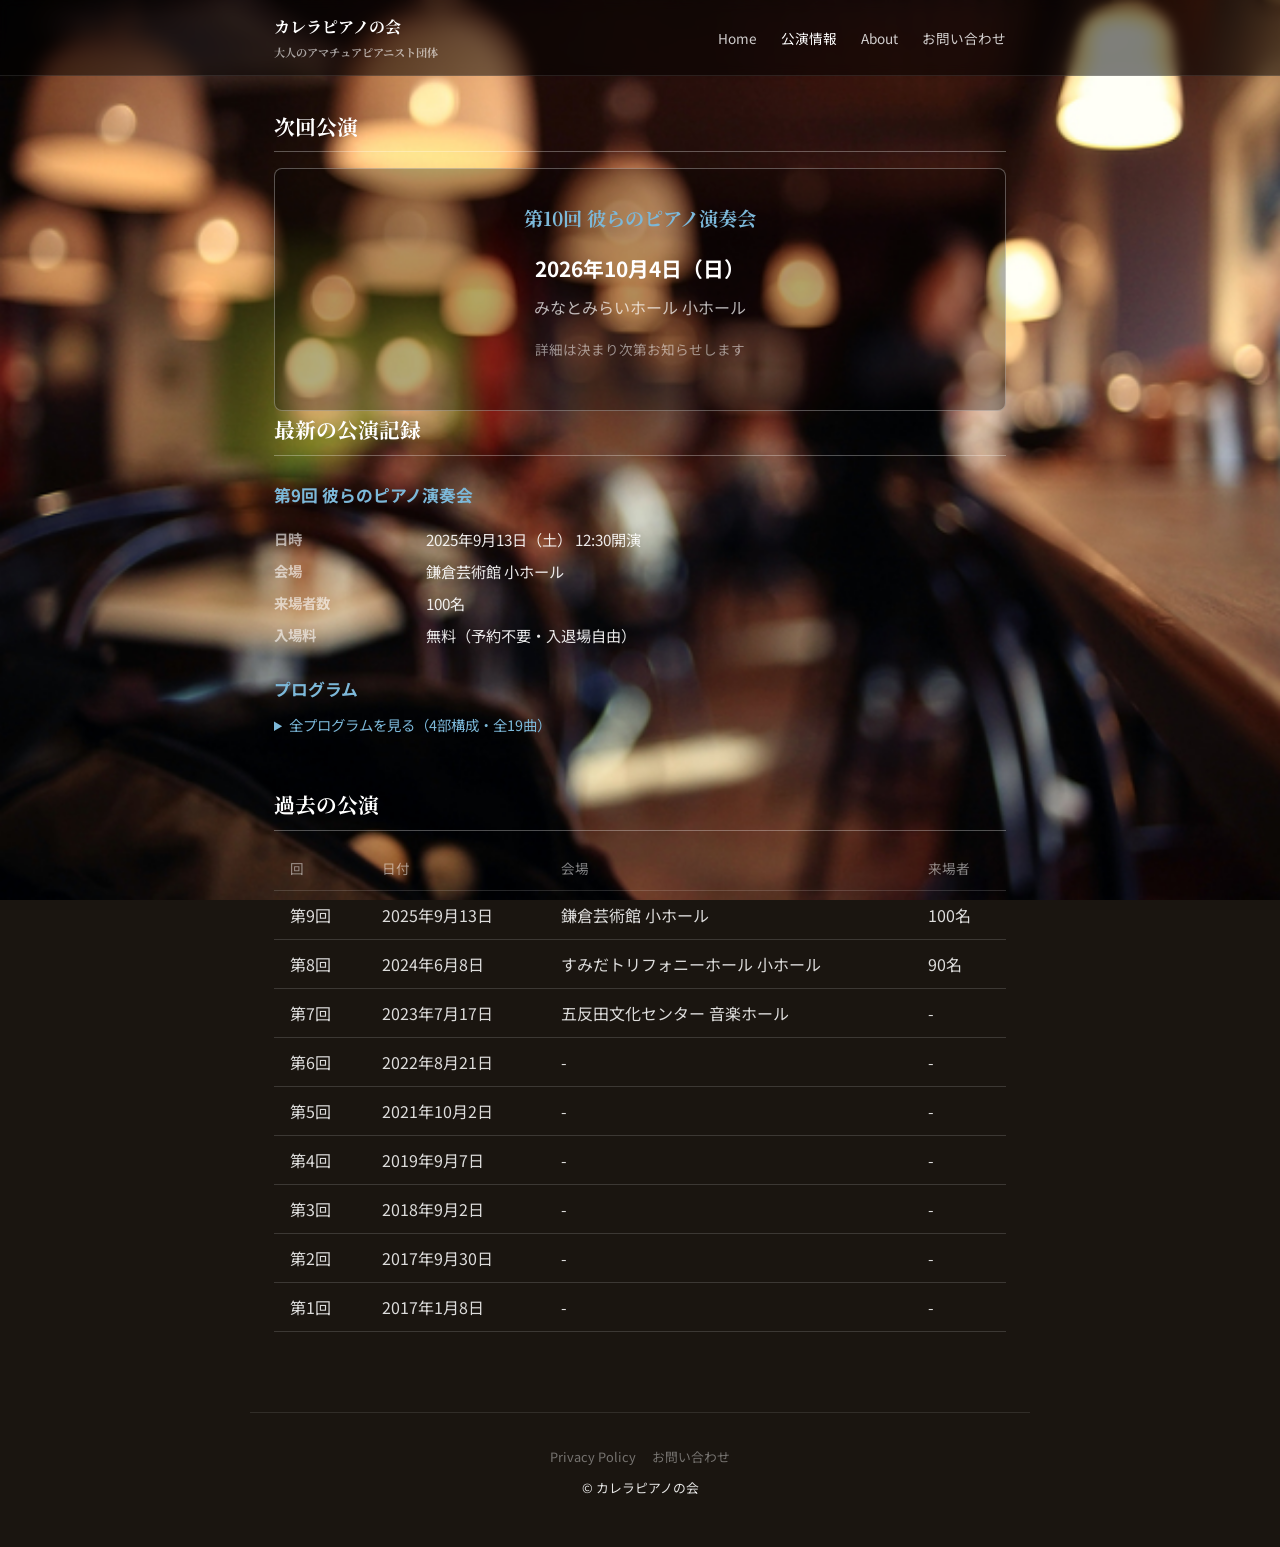
<file: website/concerts.html>
<!DOCTYPE html>
<html lang="ja">
<head>
  <meta charset="UTF-8">
  <meta name="viewport" content="width=device-width, initial-scale=1.0">
  <title>公演情報 - カレラピアノの会</title>
  <link rel="preconnect" href="https://fonts.googleapis.com">
  <link href="https://fonts.googleapis.com/css2?family=Noto+Sans+JP:wght@400;700&family=Noto+Serif+JP:wght@700&display=swap" rel="stylesheet">
  <link rel="stylesheet" href="css/style.css">
</head>
<body>

<header>
  <div class="header-inner">
    <div class="site-title">
      <a href="index.html">カレラピアノの会</a>
      <span class="site-subtitle">大人のアマチュアピアニスト団体</span>
    </div>
    <nav>
      <ul>
        <li><a href="index.html">Home</a></li>
        <li><a href="concerts.html" class="active">公演情報</a></li>
        <li><a href="about.html">About</a></li>
        <li><a href="contact.html">お問い合わせ</a></li>
      </ul>
    </nav>
  </div>
</header>

<main>
  <h2>次回公演</h2>

  <div class="event-box">
    <h2>第10回 彼らのピアノ演奏会</h2>
    <p class="date">2026年10月4日（日）</p>
    <p class="venue">みなとみらいホール 小ホール</p>
    <p class="note">詳細は決まり次第お知らせします</p>
  </div>

  <section>
    <h2>最新の公演記録</h2>

    <h3>第9回 彼らのピアノ演奏会</h3>
    <dl class="info-grid">
      <dt>日時</dt>
      <dd>2025年9月13日（土） 12:30開演</dd>
      <dt>会場</dt>
      <dd>鎌倉芸術館 小ホール</dd>
      <dt>来場者数</dt>
      <dd>100名</dd>
      <dt>入場料</dt>
      <dd>無料（予約不要・入退場自由）</dd>
    </dl>

    <h3>プログラム</h3>
    <details>
      <summary>全プログラムを見る（4部構成・全19曲）</summary>
      <p style="margin-top:0.5rem; font-size:0.9rem;">
        メンデルスゾーン、バーバー、シューベルト、ショパン、ラフマニノフ、ドビュッシー、ベートーヴェン、ラヴェルなど、古典派からロマン派・近現代まで幅広いプログラム。
      </p>
    </details>
  </section>

  <section>
    <h2>過去の公演</h2>

    <table class="concert-list">
      <thead>
        <tr>
          <th>回</th>
          <th>日付</th>
          <th>会場</th>
          <th>来場者</th>
        </tr>
      </thead>
      <tbody>
        <tr>
          <td>第9回</td>
          <td>2025年9月13日</td>
          <td>鎌倉芸術館 小ホール</td>
          <td>100名</td>
        </tr>
        <tr>
          <td>第8回</td>
          <td>2024年6月8日</td>
          <td>すみだトリフォニーホール 小ホール</td>
          <td>90名</td>
        </tr>
        <tr>
          <td>第7回</td>
          <td>2023年7月17日</td>
          <td>五反田文化センター 音楽ホール</td>
          <td>-</td>
        </tr>
        <tr>
          <td>第6回</td>
          <td>2022年8月21日</td>
          <td>-</td>
          <td>-</td>
        </tr>
        <tr>
          <td>第5回</td>
          <td>2021年10月2日</td>
          <td>-</td>
          <td>-</td>
        </tr>
        <tr>
          <td>第4回</td>
          <td>2019年9月7日</td>
          <td>-</td>
          <td>-</td>
        </tr>
        <tr>
          <td>第3回</td>
          <td>2018年9月2日</td>
          <td>-</td>
          <td>-</td>
        </tr>
        <tr>
          <td>第2回</td>
          <td>2017年9月30日</td>
          <td>-</td>
          <td>-</td>
        </tr>
        <tr>
          <td>第1回</td>
          <td>2017年1月8日</td>
          <td>-</td>
          <td>-</td>
        </tr>
      </tbody>
    </table>
  </section>
</main>

<footer>
  <nav>
    <ul>
      <li><a href="privacy.html">Privacy Policy</a></li>
      <li><a href="contact.html">お問い合わせ</a></li>
    </ul>
  </nav>
  <p>&copy; カレラピアノの会</p>
</footer>

</body>
</html>
</file>
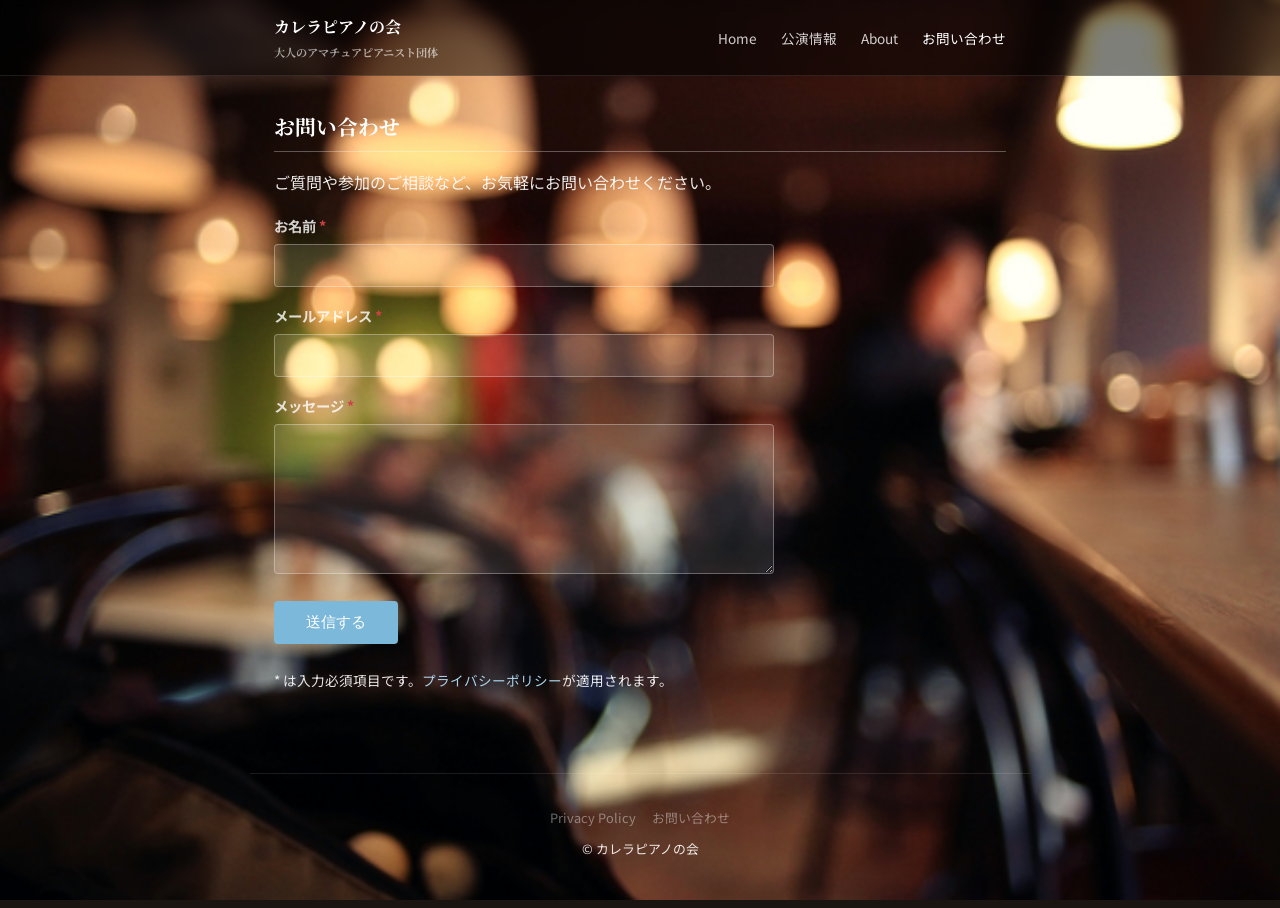
<file: website/contact.html>
<!DOCTYPE html>
<html lang="ja">
<head>
  <meta charset="UTF-8">
  <meta name="viewport" content="width=device-width, initial-scale=1.0">
  <title>お問い合わせ - カレラピアノの会</title>
  <link rel="preconnect" href="https://fonts.googleapis.com">
  <link href="https://fonts.googleapis.com/css2?family=Noto+Sans+JP:wght@400;700&family=Noto+Serif+JP:wght@700&display=swap" rel="stylesheet">
  <link rel="stylesheet" href="css/style.css">
</head>
<body>

<header>
  <div class="header-inner">
    <div class="site-title">
      <a href="index.html">カレラピアノの会</a>
      <span class="site-subtitle">大人のアマチュアピアニスト団体</span>
    </div>
    <nav>
      <ul>
        <li><a href="index.html">Home</a></li>
        <li><a href="concerts.html">公演情報</a></li>
        <li><a href="about.html">About</a></li>
        <li><a href="contact.html" class="active">お問い合わせ</a></li>
      </ul>
    </nav>
  </div>
</header>

<main>
  <section>
    <h2>お問い合わせ</h2>
    <p>ご質問や参加のご相談など、お気軽にお問い合わせください。</p>

    <form class="contact-form" action="https://formspree.io/f/YOUR_FORM_ID" method="POST">
      <!-- TODO: Formspreeに登録してIDを設定する -->
      <label for="name">お名前 <span style="color:#c44;">*</span></label>
      <input type="text" id="name" name="name" required>

      <label for="email">メールアドレス <span style="color:#c44;">*</span></label>
      <input type="email" id="email" name="email" required>

      <label for="message">メッセージ <span style="color:#c44;">*</span></label>
      <textarea id="message" name="message" required></textarea>

      <button type="submit">送信する</button>
    </form>

    <p style="margin-top:1.5rem; font-size:0.85rem;">
      * は入力必須項目です。<a href="privacy.html">プライバシーポリシー</a>が適用されます。
    </p>
  </section>
</main>

<footer>
  <nav>
    <ul>
      <li><a href="privacy.html">Privacy Policy</a></li>
      <li><a href="contact.html">お問い合わせ</a></li>
    </ul>
  </nav>
  <p>&copy; カレラピアノの会</p>
</footer>

</body>
</html>
</file>
<file: css/style.css>
/* ======================
   カレラピアノの会 - スタイル
   JIMDOサイトのデザインを再現
   ====================== */

:root {
  --color-text: #fff;
  --color-text-dark: #333;
  --color-accent: #7cb8d9;
  --color-link: #aad4ec;
  --color-border: rgba(255, 255, 255, 0.2);
  --color-white: #fff;
  --font-body: "Noto Sans JP", "Helvetica Neue", Arial, sans-serif;
  --font-heading: "Noto Serif JP", Georgia, serif;
  --max-width: 780px;
}

* {
  margin: 0;
  padding: 0;
  box-sizing: border-box;
}

body {
  font-family: var(--font-body);
  color: var(--color-text);
  line-height: 1.8;
  font-size: 16px;
  background: #1a1510 url("../img/background.jpg") no-repeat center center fixed;
  background-size: cover;
  min-height: 100vh;
}

a {
  color: var(--color-link);
  text-decoration: none;
}
a:hover {
  text-decoration: underline;
}

/* --- Header / Nav --- */

header {
  background: rgba(0, 0, 0, 0.5);
  backdrop-filter: blur(6px);
  border-bottom: 1px solid rgba(255, 255, 255, 0.1);
  position: sticky;
  top: 0;
  z-index: 100;
}

.header-inner {
  max-width: var(--max-width);
  margin: 0 auto;
  padding: 0.8rem 1.5rem;
  display: flex;
  align-items: center;
  justify-content: space-between;
  flex-wrap: wrap;
  gap: 0.5rem;
}

.site-title {
  font-family: var(--font-heading);
  font-size: 1rem;
  color: var(--color-white);
  font-weight: 700;
}
.site-title a {
  color: inherit;
}
.site-title a:hover {
  text-decoration: none;
}

.site-subtitle {
  font-size: 0.7rem;
  color: rgba(255, 255, 255, 0.6);
  display: block;
}

nav ul {
  list-style: none;
  display: flex;
  gap: 1.5rem;
  flex-wrap: wrap;
}

nav a {
  color: rgba(255, 255, 255, 0.8);
  font-size: 0.85rem;
  transition: color 0.2s;
}
nav a:hover,
nav a.active {
  color: var(--color-white);
  text-decoration: none;
}

/* --- Language switcher --- */

.lang-switch {
  font-size: 0.8rem;
  color: rgba(255, 255, 255, 0.5);
}
.lang-switch a {
  color: rgba(255, 255, 255, 0.5);
}
.lang-switch a:hover,
.lang-switch .current {
  color: var(--color-white);
}

/* --- Main content --- */

main {
  max-width: var(--max-width);
  margin: 0 auto;
  padding: 2rem 1.5rem;
  background: rgba(0, 0, 0, 0.6);
}

/* --- Hero / Logo (top page) --- */

.hero {
  text-align: center;
  padding: 3rem 0 2rem;
  margin-bottom: 1.5rem;
}

.hero .logo {
  max-width: 400px;
  width: 80%;
  margin-bottom: 1rem;
}

.hero .subtitle {
  color: rgba(255, 255, 255, 0.7);
  font-size: 0.9rem;
  letter-spacing: 0.1em;
}

/* --- Decorative bar image --- */

.deco-bar {
  width: 100%;
  max-width: var(--max-width);
  display: block;
  margin: 2rem auto;
  border-radius: 4px;
}

/* --- Sections --- */

section {
  margin-bottom: 3rem;
}

h2 {
  font-family: var(--font-heading);
  font-size: 1.3rem;
  margin-bottom: 1rem;
  padding-bottom: 0.4rem;
  border-bottom: 1px solid rgba(255, 255, 255, 0.3);
  color: var(--color-white);
}

h3 {
  font-size: 1.05rem;
  margin: 1.5rem 0 0.5rem;
  color: var(--color-white);
}

p {
  margin-bottom: 1rem;
  color: rgba(255, 255, 255, 0.9);
}

main ul {
  padding-left: 1.5rem;
  margin-bottom: 1rem;
}

main li {
  margin-bottom: 0.3rem;
  color: rgba(255, 255, 255, 0.9);
}

/* --- Card grid (top page) --- */

.card-grid {
  display: grid;
  grid-template-columns: repeat(auto-fit, minmax(200px, 1fr));
  gap: 1.5rem;
  margin-top: 1.5rem;
}

.card {
  text-align: center;
  padding: 1.5rem 1rem;
  transition: transform 0.2s;
}
.card:hover {
  transform: translateY(-2px);
}

.card .icon {
  width: 64px;
  height: 64px;
  margin-bottom: 0.8rem;
}

.card h3 {
  margin-top: 0;
  color: var(--color-white);
  font-size: 1rem;
}

.card p {
  font-size: 0.85rem;
  color: rgba(255, 255, 255, 0.7);
}

.card a.card-link {
  display: inline-block;
  margin-top: 0.5rem;
  font-size: 0.85rem;
  color: var(--color-accent);
}

/* --- Event info box --- */

.event-box {
  border: 1px solid rgba(255, 255, 255, 0.3);
  border-radius: 8px;
  padding: 2rem;
  text-align: left;
  background: rgba(0, 0, 0, 0.3);
}

.new-badge {
  display: inline-block;
  background: #e74c3c;
  color: #fff;
  font-family: var(--font-body);
  font-size: 0.7rem;
  font-weight: 700;
  padding: 0.15rem 0.5rem;
  border-radius: 3px;
  letter-spacing: 0.05em;
  vertical-align: middle;
  margin-right: 0.3rem;
}

.event-box h2 {
  border-bottom: none;
  color: var(--color-white);
  margin-bottom: 0.5rem;
  font-size: 1.4rem;
}

.event-box .card-link {
  display: block;
  text-align: center;
}

.event-box .date {
  font-size: 1.3rem;
  font-weight: 700;
  margin-bottom: 0.3rem;
  color: var(--color-white);
}

.event-box .venue {
  color: rgba(255, 255, 255, 0.7);
  margin-bottom: 1rem;
}

.event-box .note {
  font-size: 0.85rem;
  color: rgba(255, 255, 255, 0.5);
}

/* --- Concert history table --- */

.concert-list {
  width: 100%;
  border-collapse: collapse;
  margin-top: 1rem;
}

.concert-list th,
.concert-list td {
  padding: 0.6rem 1rem;
  text-align: left;
  border-bottom: 1px solid rgba(255, 255, 255, 0.15);
}

.concert-list th {
  font-size: 0.85rem;
  color: rgba(255, 255, 255, 0.5);
  font-weight: normal;
}

.concert-list td {
  color: rgba(255, 255, 255, 0.85);
}

/* --- About page --- */

.info-grid {
  display: grid;
  grid-template-columns: 8rem 1fr;
  gap: 0.3rem 1.5rem;
  margin: 1rem 0;
}

.info-grid dt {
  font-weight: 700;
  color: rgba(255, 255, 255, 0.6);
  font-size: 0.9rem;
}

.info-grid dd {
  font-size: 0.95rem;
  color: rgba(255, 255, 255, 0.9);
}

/* --- Contact form --- */

.contact-form {
  max-width: 500px;
}

.contact-form label {
  display: block;
  font-size: 0.9rem;
  margin-bottom: 0.3rem;
  margin-top: 1rem;
  font-weight: 700;
  color: rgba(255, 255, 255, 0.8);
}

.contact-form input,
.contact-form textarea {
  width: 100%;
  padding: 0.6rem 0.8rem;
  border: 1px solid rgba(255, 255, 255, 0.3);
  border-radius: 4px;
  font-family: var(--font-body);
  font-size: 0.95rem;
  background: rgba(255, 255, 255, 0.1);
  color: var(--color-white);
}

.contact-form input::placeholder,
.contact-form textarea::placeholder {
  color: rgba(255, 255, 255, 0.4);
}

.contact-form textarea {
  height: 150px;
  resize: vertical;
}

.contact-form button {
  margin-top: 1.2rem;
  padding: 0.7rem 2rem;
  background: var(--color-accent);
  color: #fff;
  border: none;
  border-radius: 4px;
  font-size: 0.95rem;
  cursor: pointer;
  transition: opacity 0.2s;
}
.contact-form button:hover {
  opacity: 0.85;
}

/* --- Program list (concerts) --- */

.program-list {
  padding-left: 2rem;
  margin-bottom: 1rem;
}

/* --- details/summary --- */

details {
  margin-top: 0.5rem;
}

summary {
  cursor: pointer;
  color: var(--color-accent);
  font-size: 0.9rem;
}

/* --- Footer --- */

footer {
  max-width: var(--max-width);
  margin: 0 auto;
  padding: 2rem 1.5rem;
  background: rgba(0, 0, 0, 0.6);
  text-align: center;
  font-size: 0.8rem;
  color: rgba(255, 255, 255, 0.4);
  border-top: 1px solid rgba(255, 255, 255, 0.1);
}

footer nav {
  margin-bottom: 0.5rem;
}
footer nav ul {
  justify-content: center;
  gap: 1rem;
}
footer nav a {
  font-size: 0.8rem;
  color: rgba(255, 255, 255, 0.4);
}
footer nav a:hover {
  color: rgba(255, 255, 255, 0.8);
}

/* --- Responsive --- */

@media (max-width: 600px) {
  .header-inner {
    flex-direction: column;
    align-items: flex-start;
  }
  nav ul {
    gap: 1rem;
  }
  .hero .logo {
    max-width: 280px;
  }
  .info-grid {
    grid-template-columns: 1fr;
  }
  .concert-list th:nth-child(3),
  .concert-list td:nth-child(3) {
    display: none;
  }
}
</file>
<file: website/css/style.css>
/* ======================
   カレラピアノの会 - スタイル
   JIMDOサイトのデザインを再現
   ====================== */

:root {
  --color-text: #fff;
  --color-text-dark: #333;
  --color-accent: #7cb8d9;
  --color-link: #aad4ec;
  --color-border: rgba(255, 255, 255, 0.2);
  --color-white: #fff;
  --font-body: "Noto Sans JP", "Helvetica Neue", Arial, sans-serif;
  --font-heading: "Noto Serif JP", Georgia, serif;
  --max-width: 780px;
}

* {
  margin: 0;
  padding: 0;
  box-sizing: border-box;
}

body {
  font-family: var(--font-body);
  color: var(--color-text);
  line-height: 1.8;
  font-size: 16px;
  background: #1a1510 url("../img/background.jpg") no-repeat center center fixed;
  background-size: cover;
  min-height: 100vh;
}

a {
  color: var(--color-link);
  text-decoration: none;
}
a:hover {
  text-decoration: underline;
}

/* --- Header / Nav --- */

header {
  background: rgba(0, 0, 0, 0.5);
  backdrop-filter: blur(6px);
  border-bottom: 1px solid rgba(255, 255, 255, 0.1);
  position: sticky;
  top: 0;
  z-index: 100;
}

.header-inner {
  max-width: var(--max-width);
  margin: 0 auto;
  padding: 0.8rem 1.5rem;
  display: flex;
  align-items: center;
  justify-content: space-between;
  flex-wrap: wrap;
  gap: 0.5rem;
}

.site-title {
  font-family: var(--font-heading);
  font-size: 1rem;
  color: var(--color-white);
  font-weight: 700;
}
.site-title a {
  color: inherit;
}
.site-title a:hover {
  text-decoration: none;
}

.site-subtitle {
  font-size: 0.7rem;
  color: rgba(255, 255, 255, 0.6);
  display: block;
}

nav ul {
  list-style: none;
  display: flex;
  gap: 1.5rem;
  flex-wrap: wrap;
}

nav a {
  color: rgba(255, 255, 255, 0.8);
  font-size: 0.85rem;
  transition: color 0.2s;
}
nav a:hover,
nav a.active {
  color: var(--color-white);
  text-decoration: none;
}

/* --- Language switcher --- */

.lang-switch {
  font-size: 0.8rem;
  color: rgba(255, 255, 255, 0.5);
}
.lang-switch a {
  color: rgba(255, 255, 255, 0.5);
}
.lang-switch a:hover,
.lang-switch .current {
  color: var(--color-white);
}

/* --- Main content --- */

main {
  max-width: var(--max-width);
  margin: 0 auto;
  padding: 2rem 1.5rem;
}

/* --- Hero / Logo (top page) --- */

.hero {
  text-align: center;
  padding: 3rem 0 2rem;
  margin-bottom: 1.5rem;
}

.hero .logo {
  max-width: 400px;
  width: 80%;
  margin-bottom: 1rem;
}

.hero .subtitle {
  color: rgba(255, 255, 255, 0.7);
  font-size: 0.9rem;
  letter-spacing: 0.1em;
}

/* --- Decorative bar image --- */

.deco-bar {
  width: 100%;
  max-width: var(--max-width);
  display: block;
  margin: 2rem auto;
  border-radius: 4px;
}

/* --- Sections --- */

section {
  margin-bottom: 3rem;
}

h2 {
  font-family: var(--font-heading);
  font-size: 1.3rem;
  margin-bottom: 1rem;
  padding-bottom: 0.4rem;
  border-bottom: 1px solid rgba(255, 255, 255, 0.3);
  color: var(--color-white);
}

h3 {
  font-size: 1.05rem;
  margin: 1.5rem 0 0.5rem;
  color: var(--color-accent);
}

p {
  margin-bottom: 1rem;
  color: rgba(255, 255, 255, 0.9);
}

/* --- Card grid (top page) --- */

.card-grid {
  display: grid;
  grid-template-columns: repeat(auto-fit, minmax(200px, 1fr));
  gap: 1.5rem;
  margin-top: 1.5rem;
}

.card {
  text-align: center;
  padding: 1.5rem 1rem;
  transition: transform 0.2s;
}
.card:hover {
  transform: translateY(-2px);
}

.card .icon {
  width: 64px;
  height: 64px;
  margin-bottom: 0.8rem;
}

.card h3 {
  margin-top: 0;
  color: var(--color-white);
  font-size: 1rem;
}

.card p {
  font-size: 0.85rem;
  color: rgba(255, 255, 255, 0.7);
}

.card a.card-link {
  display: inline-block;
  margin-top: 0.5rem;
  font-size: 0.85rem;
  color: var(--color-accent);
}

/* --- Event info box --- */

.event-box {
  border: 1px solid rgba(255, 255, 255, 0.3);
  border-radius: 8px;
  padding: 2rem;
  text-align: center;
  background: rgba(0, 0, 0, 0.3);
}

.event-box h2 {
  border-bottom: none;
  color: var(--color-accent);
  margin-bottom: 0.5rem;
  font-size: 1.2rem;
}

.event-box .date {
  font-size: 1.3rem;
  font-weight: 700;
  margin-bottom: 0.3rem;
  color: var(--color-white);
}

.event-box .venue {
  color: rgba(255, 255, 255, 0.7);
  margin-bottom: 1rem;
}

.event-box .note {
  font-size: 0.85rem;
  color: rgba(255, 255, 255, 0.5);
}

/* --- Concert history table --- */

.concert-list {
  width: 100%;
  border-collapse: collapse;
  margin-top: 1rem;
}

.concert-list th,
.concert-list td {
  padding: 0.6rem 1rem;
  text-align: left;
  border-bottom: 1px solid rgba(255, 255, 255, 0.15);
}

.concert-list th {
  font-size: 0.85rem;
  color: rgba(255, 255, 255, 0.5);
  font-weight: normal;
}

.concert-list td {
  color: rgba(255, 255, 255, 0.85);
}

/* --- About page --- */

.info-grid {
  display: grid;
  grid-template-columns: 8rem 1fr;
  gap: 0.3rem 1.5rem;
  margin: 1rem 0;
}

.info-grid dt {
  font-weight: 700;
  color: rgba(255, 255, 255, 0.6);
  font-size: 0.9rem;
}

.info-grid dd {
  font-size: 0.95rem;
  color: rgba(255, 255, 255, 0.9);
}

/* --- Contact form --- */

.contact-form {
  max-width: 500px;
}

.contact-form label {
  display: block;
  font-size: 0.9rem;
  margin-bottom: 0.3rem;
  margin-top: 1rem;
  font-weight: 700;
  color: rgba(255, 255, 255, 0.8);
}

.contact-form input,
.contact-form textarea {
  width: 100%;
  padding: 0.6rem 0.8rem;
  border: 1px solid rgba(255, 255, 255, 0.3);
  border-radius: 4px;
  font-family: var(--font-body);
  font-size: 0.95rem;
  background: rgba(255, 255, 255, 0.1);
  color: var(--color-white);
}

.contact-form input::placeholder,
.contact-form textarea::placeholder {
  color: rgba(255, 255, 255, 0.4);
}

.contact-form textarea {
  height: 150px;
  resize: vertical;
}

.contact-form button {
  margin-top: 1.2rem;
  padding: 0.7rem 2rem;
  background: var(--color-accent);
  color: #fff;
  border: none;
  border-radius: 4px;
  font-size: 0.95rem;
  cursor: pointer;
  transition: opacity 0.2s;
}
.contact-form button:hover {
  opacity: 0.85;
}

/* --- details/summary --- */

details {
  margin-top: 0.5rem;
}

summary {
  cursor: pointer;
  color: var(--color-accent);
  font-size: 0.9rem;
}

/* --- Footer --- */

footer {
  max-width: var(--max-width);
  margin: 0 auto;
  padding: 2rem 1.5rem;
  text-align: center;
  font-size: 0.8rem;
  color: rgba(255, 255, 255, 0.4);
  border-top: 1px solid rgba(255, 255, 255, 0.1);
}

footer nav {
  margin-bottom: 0.5rem;
}
footer nav ul {
  justify-content: center;
  gap: 1rem;
}
footer nav a {
  font-size: 0.8rem;
  color: rgba(255, 255, 255, 0.4);
}
footer nav a:hover {
  color: rgba(255, 255, 255, 0.8);
}

/* --- Responsive --- */

@media (max-width: 600px) {
  .header-inner {
    flex-direction: column;
    align-items: flex-start;
  }
  nav ul {
    gap: 1rem;
  }
  .hero .logo {
    max-width: 280px;
  }
  .info-grid {
    grid-template-columns: 1fr;
  }
  .concert-list th:nth-child(3),
  .concert-list td:nth-child(3) {
    display: none;
  }
}
</file>
